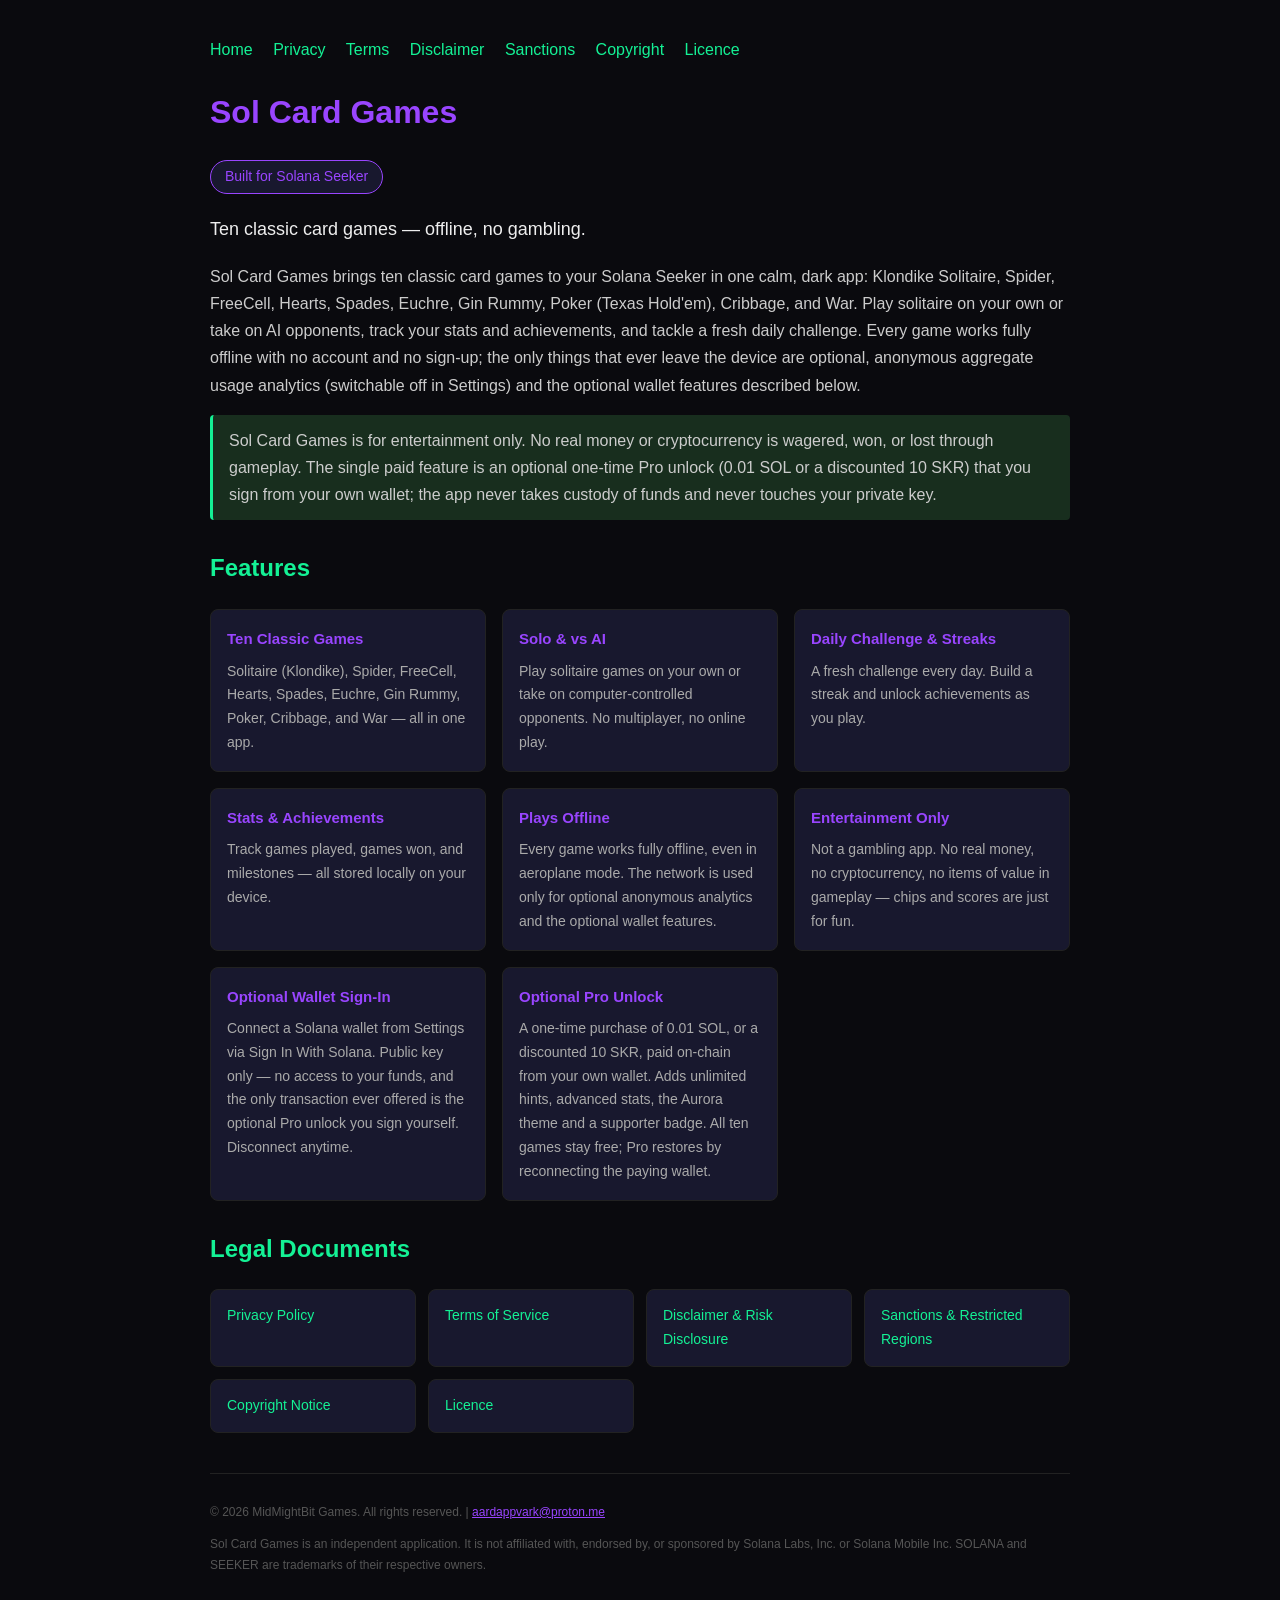
<file: docs/index.html>
<!DOCTYPE html>
<html lang="en">
<head>
<meta charset="UTF-8">
<meta name="viewport" content="width=device-width, initial-scale=1.0">
<title>Sol Card Games — Ten Classic Card Games for Solana Seeker</title>
<style>
body{background:#0A0A0E;color:#ccc;font-family:sans-serif;padding:20px 24px;max-width:860px;margin:auto;line-height:1.7}
h1{color:#9945FF}h2{color:#14F195;margin-top:28px}h3{color:#9945FF}
.highlight{background:#18182E;border-left:3px solid #9945FF;padding:12px 16px;margin:16px 0;border-radius:4px}
.warning{background:#2E1818;border-left:3px solid #ff4444;padding:12px 16px;margin:16px 0;border-radius:4px}
.green{background:#182E1E;border-left:3px solid #14F195;padding:12px 16px;margin:16px 0;border-radius:4px}
a{color:#9945FF}nav{margin:16px 0}nav a{margin-right:16px;color:#14F195;text-decoration:none}
table{width:100%;border-collapse:collapse;margin:16px 0}th{background:#18182E;color:#14F195;padding:10px;text-align:left}td{padding:10px;border-bottom:1px solid #222}
footer{margin-top:40px;padding-top:16px;border-top:1px solid #222;color:#555;font-size:12px}
.badge{display:inline-block;background:#18182E;border:1px solid #9945FF;color:#9945FF;padding:4px 14px;border-radius:20px;font-size:14px;margin-bottom:12px}
.feature-grid{display:grid;grid-template-columns:repeat(auto-fill,minmax(240px,1fr));gap:16px;margin:20px 0}
.feature-card{background:#18182E;border:1px solid #222;border-radius:8px;padding:16px}
.feature-card h3{margin:0 0 8px 0;font-size:15px}
.feature-card p{margin:0;font-size:14px;color:#aaa}
.legal-links{display:grid;grid-template-columns:repeat(auto-fill,minmax(200px,1fr));gap:12px;margin:20px 0}
.legal-link{background:#18182E;border:1px solid #222;border-radius:8px;padding:14px 16px;text-decoration:none;color:#14F195;font-size:14px;transition:border-color 0.2s}
.legal-link:hover{border-color:#9945FF}
</style>
</head>
<body>

<nav>
  <a href="index.html">Home</a>
  <a href="privacy.html">Privacy</a>
  <a href="terms.html">Terms</a>
  <a href="disclaimer.html">Disclaimer</a>
  <a href="sanctions.html">Sanctions</a>
  <a href="copyright.html">Copyright</a>
  <a href="license.html">Licence</a>
</nav>

<h1>Sol Card Games</h1>
<div class="badge">Built for Solana Seeker</div>
<p style="font-size:18px;color:#eee;margin-top:8px">Ten classic card games — offline, no gambling.</p>

<p>
  Sol Card Games brings ten classic card games to your Solana Seeker in one calm, dark app:
  Klondike Solitaire, Spider, FreeCell, Hearts, Spades, Euchre, Gin Rummy, Poker (Texas Hold'em),
  Cribbage, and War. Play solitaire on your own or take on AI opponents, track your stats and
  achievements, and tackle a fresh daily challenge. Every game works fully offline with no account
  and no sign-up; the only things that ever leave the device are optional, anonymous aggregate
  usage analytics (switchable off in Settings) and the optional wallet features described below.
</p>

<div class="green">
  Sol Card Games is for entertainment only. No real money or cryptocurrency is wagered, won, or
  lost through gameplay. The single paid feature is an optional one-time Pro unlock (0.01 SOL or a
  discounted 10 SKR) that you sign from your own wallet; the app never takes custody of funds and
  never touches your private key.
</div>

<h2>Features</h2>
<div class="feature-grid">
  <div class="feature-card">
    <h3>Ten Classic Games</h3>
    <p>Solitaire (Klondike), Spider, FreeCell, Hearts, Spades, Euchre, Gin Rummy, Poker, Cribbage, and War — all in one app.</p>
  </div>
  <div class="feature-card">
    <h3>Solo &amp; vs AI</h3>
    <p>Play solitaire games on your own or take on computer-controlled opponents. No multiplayer, no online play.</p>
  </div>
  <div class="feature-card">
    <h3>Daily Challenge &amp; Streaks</h3>
    <p>A fresh challenge every day. Build a streak and unlock achievements as you play.</p>
  </div>
  <div class="feature-card">
    <h3>Stats &amp; Achievements</h3>
    <p>Track games played, games won, and milestones — all stored locally on your device.</p>
  </div>
  <div class="feature-card">
    <h3>Plays Offline</h3>
    <p>Every game works fully offline, even in aeroplane mode. The network is used only for optional anonymous analytics and the optional wallet features.</p>
  </div>
  <div class="feature-card">
    <h3>Entertainment Only</h3>
    <p>Not a gambling app. No real money, no cryptocurrency, no items of value in gameplay — chips and scores are just for fun.</p>
  </div>
  <div class="feature-card">
    <h3>Optional Wallet Sign-In</h3>
    <p>Connect a Solana wallet from Settings via Sign In With Solana. Public key only — no access to your funds, and the only transaction ever offered is the optional Pro unlock you sign yourself. Disconnect anytime.</p>
  </div>
  <div class="feature-card">
    <h3>Optional Pro Unlock</h3>
    <p>A one-time purchase of 0.01 SOL, or a discounted 10 SKR, paid on-chain from your own wallet. Adds unlimited hints, advanced stats, the Aurora theme and a supporter badge. All ten games stay free; Pro restores by reconnecting the paying wallet.</p>
  </div>
</div>

<h2>Legal Documents</h2>
<div class="legal-links">
  <a class="legal-link" href="privacy.html">Privacy Policy</a>
  <a class="legal-link" href="terms.html">Terms of Service</a>
  <a class="legal-link" href="disclaimer.html">Disclaimer &amp; Risk Disclosure</a>
  <a class="legal-link" href="sanctions.html">Sanctions &amp; Restricted Regions</a>
  <a class="legal-link" href="copyright.html">Copyright Notice</a>
  <a class="legal-link" href="license.html">Licence</a>
</div>

<footer>
  <p>&copy; 2026 MidMightBit Games. All rights reserved. | <a href="mailto:aardappvark@proton.me">aardappvark@proton.me</a></p>
  <p>Sol Card Games is an independent application. It is not affiliated with, endorsed by, or sponsored by Solana Labs, Inc. or Solana Mobile Inc. SOLANA and SEEKER are trademarks of their respective owners.</p>
</footer>

</body>
</html>
</file>
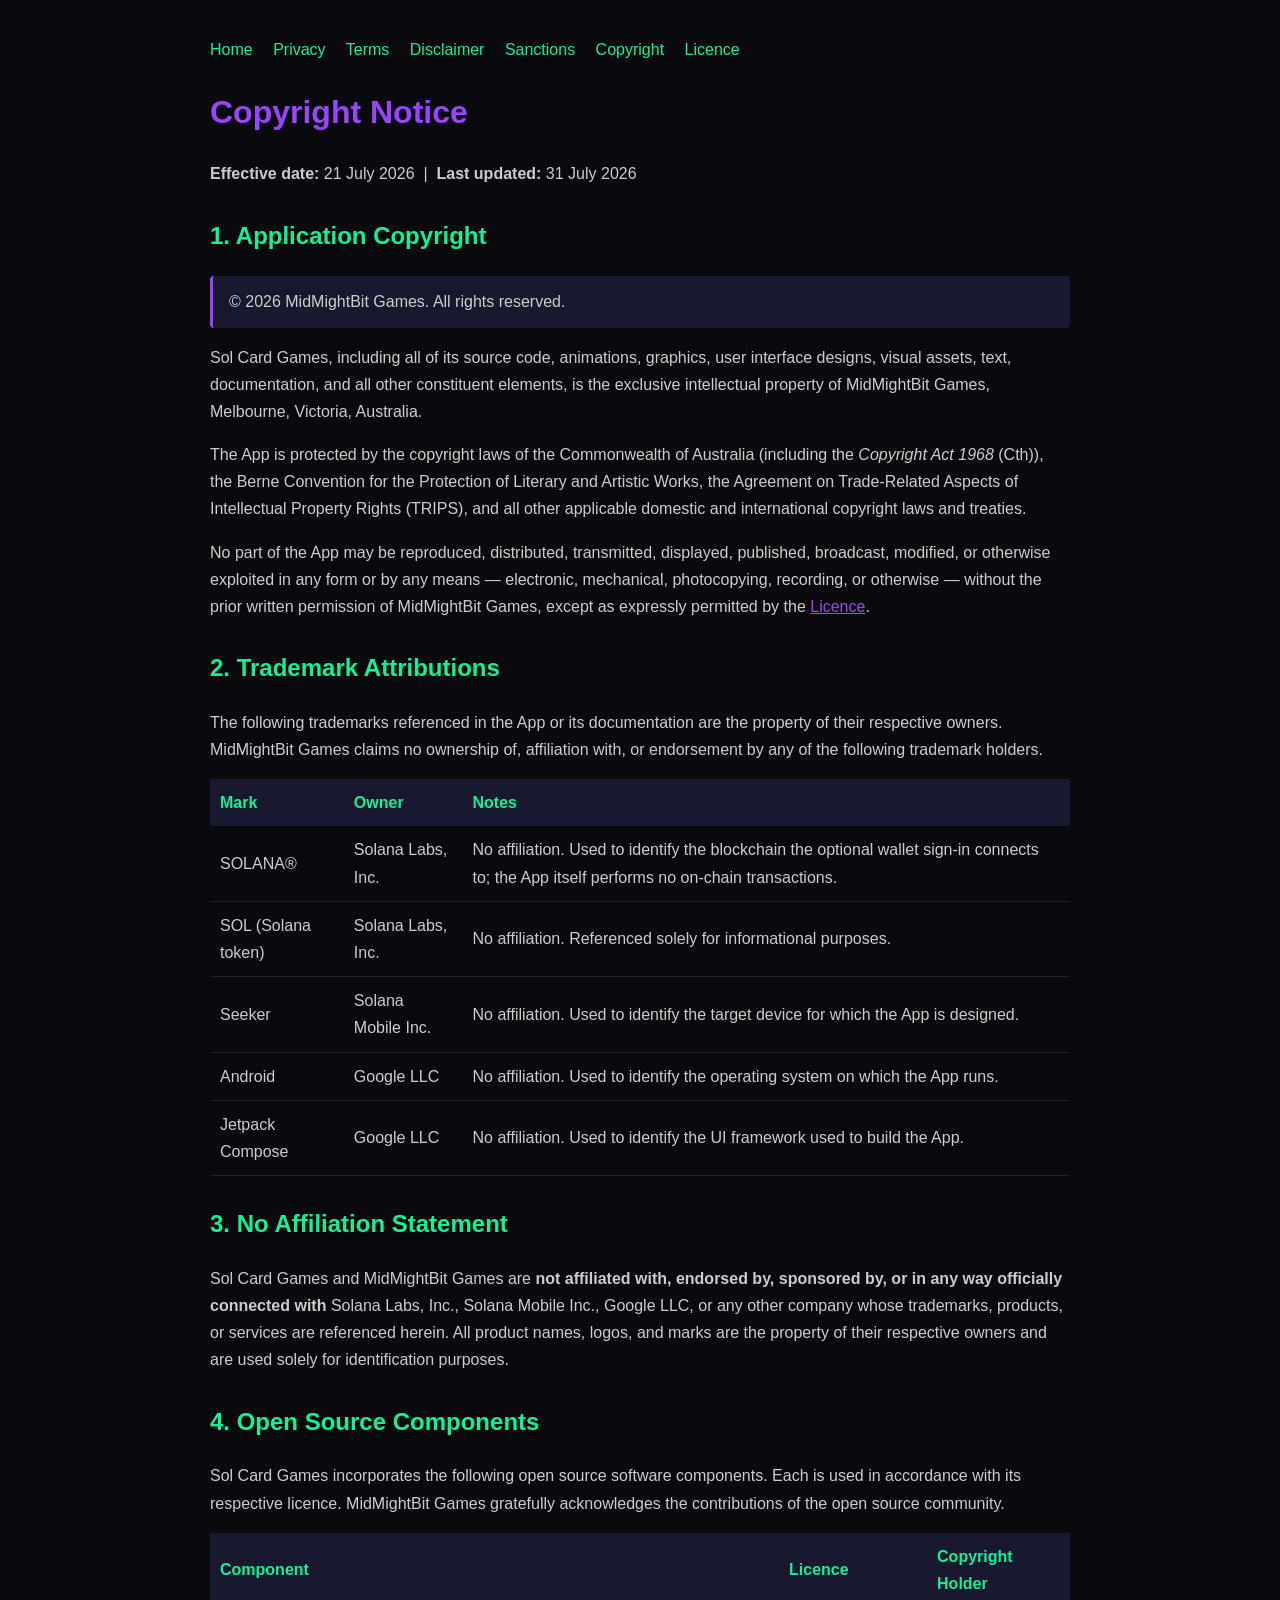
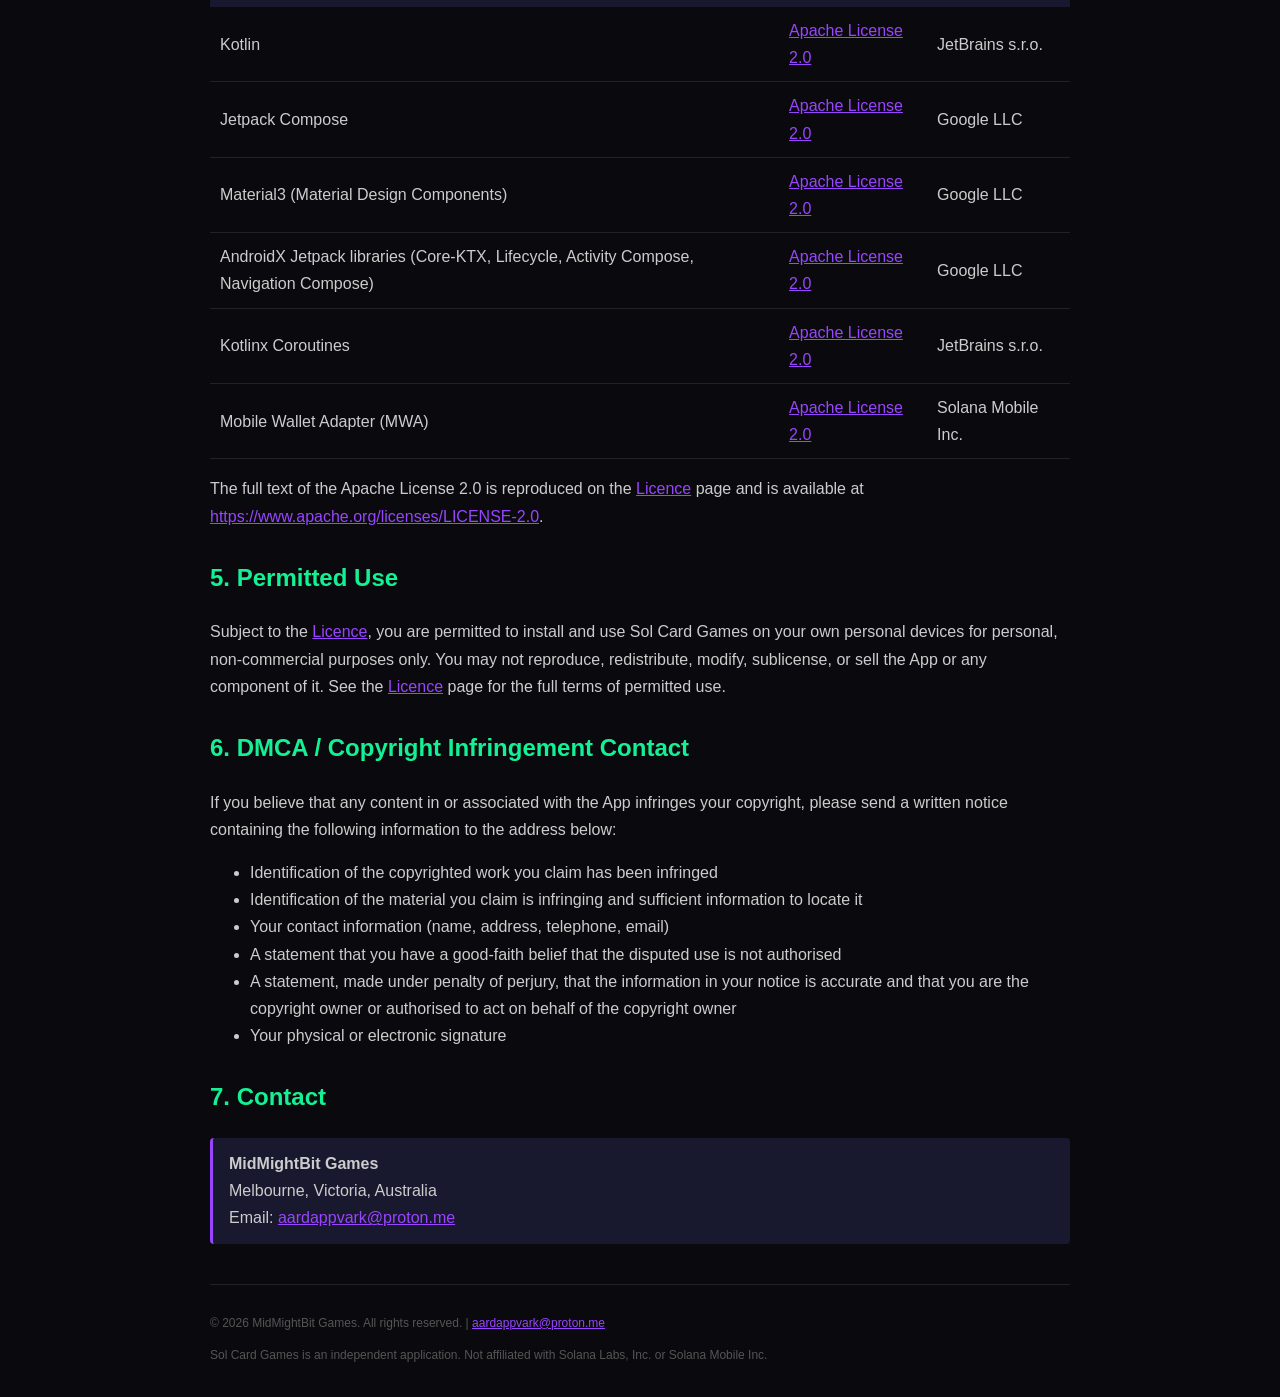
<file: docs/copyright.html>
<!DOCTYPE html>
<html lang="en">
<head>
<meta charset="UTF-8">
<meta name="viewport" content="width=device-width, initial-scale=1.0">
<title>Copyright Notice — Sol Card Games</title>
<style>
body{background:#0A0A0E;color:#ccc;font-family:sans-serif;padding:20px 24px;max-width:860px;margin:auto;line-height:1.7}
h1{color:#9945FF}h2{color:#14F195;margin-top:28px}h3{color:#9945FF}
.highlight{background:#18182E;border-left:3px solid #9945FF;padding:12px 16px;margin:16px 0;border-radius:4px}
.warning{background:#2E1818;border-left:3px solid #ff4444;padding:12px 16px;margin:16px 0;border-radius:4px}
.green{background:#182E1E;border-left:3px solid #14F195;padding:12px 16px;margin:16px 0;border-radius:4px}
a{color:#9945FF}nav{margin:16px 0}nav a{margin-right:16px;color:#14F195;text-decoration:none}
table{width:100%;border-collapse:collapse;margin:16px 0}th{background:#18182E;color:#14F195;padding:10px;text-align:left}td{padding:10px;border-bottom:1px solid #222}
footer{margin-top:40px;padding-top:16px;border-top:1px solid #222;color:#555;font-size:12px}
</style>
</head>
<body>

<nav>
  <a href="index.html">Home</a>
  <a href="privacy.html">Privacy</a>
  <a href="terms.html">Terms</a>
  <a href="disclaimer.html">Disclaimer</a>
  <a href="sanctions.html">Sanctions</a>
  <a href="copyright.html">Copyright</a>
  <a href="license.html">Licence</a>
</nav>

<h1>Copyright Notice</h1>
<p><strong>Effective date:</strong> 21 July 2026 &nbsp;|&nbsp; <strong>Last updated:</strong> 31 July 2026</p>

<h2>1. Application Copyright</h2>
<div class="highlight">
  &copy; 2026 MidMightBit Games. All rights reserved.
</div>
<p>
  Sol Card Games, including all of its source code, animations, graphics, user interface designs,
  visual assets, text, documentation, and all other constituent elements, is the exclusive
  intellectual property of MidMightBit Games, Melbourne, Victoria, Australia.
</p>
<p>
  The App is protected by the copyright laws of the Commonwealth of Australia (including the
  <em>Copyright Act 1968</em> (Cth)), the Berne Convention for the Protection of Literary and
  Artistic Works, the Agreement on Trade-Related Aspects of Intellectual Property Rights
  (TRIPS), and all other applicable domestic and international copyright laws and treaties.
</p>
<p>
  No part of the App may be reproduced, distributed, transmitted, displayed, published,
  broadcast, modified, or otherwise exploited in any form or by any means — electronic,
  mechanical, photocopying, recording, or otherwise — without the prior written permission
  of MidMightBit Games, except as expressly permitted by the <a href="license.html">Licence</a>.
</p>

<h2>2. Trademark Attributions</h2>
<p>
  The following trademarks referenced in the App or its documentation are the property of their
  respective owners. MidMightBit Games claims no ownership of, affiliation with, or endorsement
  by any of the following trademark holders.
</p>
<table>
  <tr><th>Mark</th><th>Owner</th><th>Notes</th></tr>
  <tr>
    <td>SOLANA&reg;</td>
    <td>Solana Labs, Inc.</td>
    <td>No affiliation. Used to identify the blockchain the optional wallet sign-in connects to; the App itself performs no on-chain transactions.</td>
  </tr>
  <tr>
    <td>SOL (Solana token)</td>
    <td>Solana Labs, Inc.</td>
    <td>No affiliation. Referenced solely for informational purposes.</td>
  </tr>
  <tr>
    <td>Seeker</td>
    <td>Solana Mobile Inc.</td>
    <td>No affiliation. Used to identify the target device for which the App is designed.</td>
  </tr>
  <tr>
    <td>Android</td>
    <td>Google LLC</td>
    <td>No affiliation. Used to identify the operating system on which the App runs.</td>
  </tr>
  <tr>
    <td>Jetpack Compose</td>
    <td>Google LLC</td>
    <td>No affiliation. Used to identify the UI framework used to build the App.</td>
  </tr>
</table>

<h2>3. No Affiliation Statement</h2>
<p>
  Sol Card Games and MidMightBit Games are <strong>not affiliated with, endorsed by, sponsored by,
  or in any way officially connected with</strong> Solana Labs, Inc., Solana Mobile Inc.,
  Google LLC, or any other company whose trademarks, products, or services are referenced herein.
  All product names, logos, and marks are the property of their respective owners and are used
  solely for identification purposes.
</p>

<h2>4. Open Source Components</h2>
<p>
  Sol Card Games incorporates the following open source software components. Each is used in
  accordance with its respective licence. MidMightBit Games gratefully acknowledges the
  contributions of the open source community.
</p>
<table>
  <tr><th>Component</th><th>Licence</th><th>Copyright Holder</th></tr>
  <tr>
    <td>Kotlin</td>
    <td><a href="https://www.apache.org/licenses/LICENSE-2.0" target="_blank" rel="noopener">Apache License 2.0</a></td>
    <td>JetBrains s.r.o.</td>
  </tr>
  <tr>
    <td>Jetpack Compose</td>
    <td><a href="https://www.apache.org/licenses/LICENSE-2.0" target="_blank" rel="noopener">Apache License 2.0</a></td>
    <td>Google LLC</td>
  </tr>
  <tr>
    <td>Material3 (Material Design Components)</td>
    <td><a href="https://www.apache.org/licenses/LICENSE-2.0" target="_blank" rel="noopener">Apache License 2.0</a></td>
    <td>Google LLC</td>
  </tr>
  <tr>
    <td>AndroidX Jetpack libraries (Core-KTX, Lifecycle, Activity Compose, Navigation Compose)</td>
    <td><a href="https://www.apache.org/licenses/LICENSE-2.0" target="_blank" rel="noopener">Apache License 2.0</a></td>
    <td>Google LLC</td>
  </tr>
  <tr>
    <td>Kotlinx Coroutines</td>
    <td><a href="https://www.apache.org/licenses/LICENSE-2.0" target="_blank" rel="noopener">Apache License 2.0</a></td>
    <td>JetBrains s.r.o.</td>
  </tr>
  <tr>
    <td>Mobile Wallet Adapter (MWA)</td>
    <td><a href="https://www.apache.org/licenses/LICENSE-2.0" target="_blank" rel="noopener">Apache License 2.0</a></td>
    <td>Solana Mobile Inc.</td>
  </tr>
</table>
<p>
  The full text of the Apache License 2.0 is reproduced on the <a href="license.html">Licence</a> page
  and is available at <a href="https://www.apache.org/licenses/LICENSE-2.0" target="_blank" rel="noopener">https://www.apache.org/licenses/LICENSE-2.0</a>.
</p>

<h2>5. Permitted Use</h2>
<p>
  Subject to the <a href="license.html">Licence</a>, you are permitted to install and use
  Sol Card Games on your own personal devices for personal, non-commercial purposes only. You may
  not reproduce, redistribute, modify, sublicense, or sell the App or any component of it.
  See the <a href="license.html">Licence</a> page for the full terms of permitted use.
</p>

<h2>6. DMCA / Copyright Infringement Contact</h2>
<p>
  If you believe that any content in or associated with the App infringes your copyright,
  please send a written notice containing the following information to the address below:
</p>
<ul>
  <li>Identification of the copyrighted work you claim has been infringed</li>
  <li>Identification of the material you claim is infringing and sufficient information to locate it</li>
  <li>Your contact information (name, address, telephone, email)</li>
  <li>A statement that you have a good-faith belief that the disputed use is not authorised</li>
  <li>A statement, made under penalty of perjury, that the information in your notice is accurate and that you are the copyright owner or authorised to act on behalf of the copyright owner</li>
  <li>Your physical or electronic signature</li>
</ul>

<h2>7. Contact</h2>
<div class="highlight">
  <strong>MidMightBit Games</strong><br>
  Melbourne, Victoria, Australia<br>
  Email: <a href="mailto:aardappvark@proton.me">aardappvark@proton.me</a>
</div>

<footer>
  <p>&copy; 2026 MidMightBit Games. All rights reserved. | <a href="mailto:aardappvark@proton.me">aardappvark@proton.me</a></p>
  <p>Sol Card Games is an independent application. Not affiliated with Solana Labs, Inc. or Solana Mobile Inc.</p>
</footer>

</body>
</html>
</file>
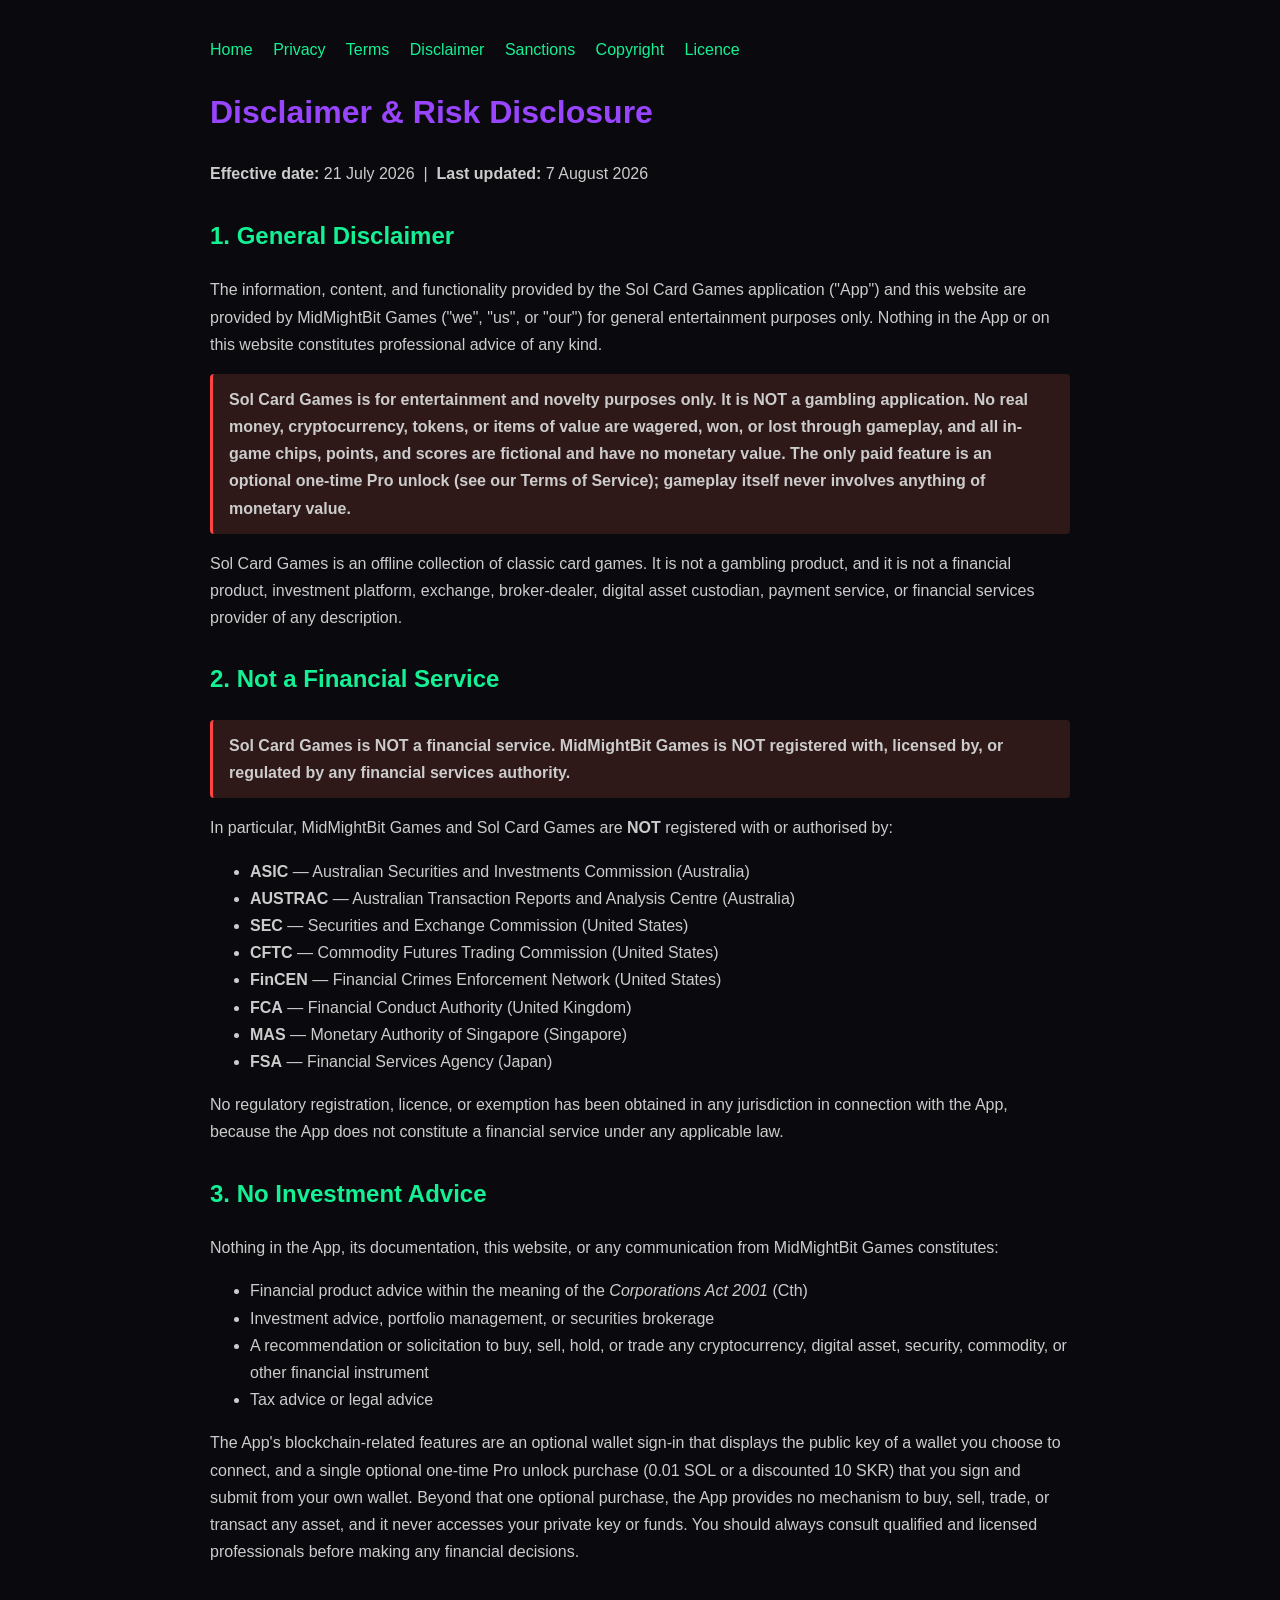
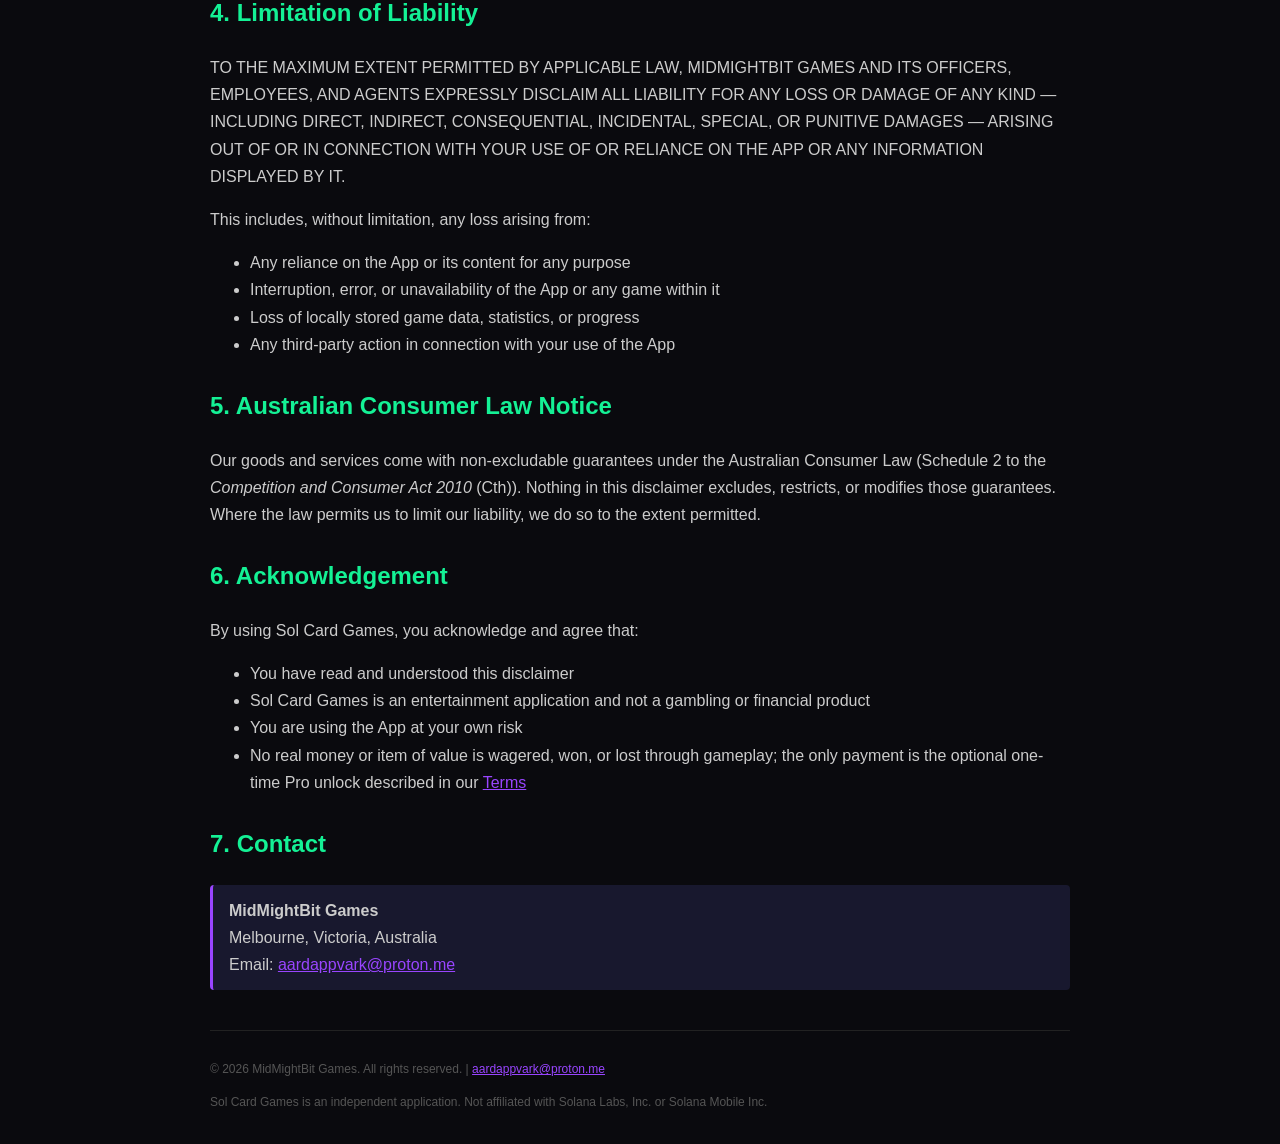
<file: docs/disclaimer.html>
<!DOCTYPE html>
<html lang="en">
<head>
<meta charset="UTF-8">
<meta name="viewport" content="width=device-width, initial-scale=1.0">
<title>Disclaimer &amp; Risk Disclosure — Sol Card Games</title>
<style>
body{background:#0A0A0E;color:#ccc;font-family:sans-serif;padding:20px 24px;max-width:860px;margin:auto;line-height:1.7}
h1{color:#9945FF}h2{color:#14F195;margin-top:28px}h3{color:#9945FF}
.highlight{background:#18182E;border-left:3px solid #9945FF;padding:12px 16px;margin:16px 0;border-radius:4px}
.warning{background:#2E1818;border-left:3px solid #ff4444;padding:12px 16px;margin:16px 0;border-radius:4px}
.green{background:#182E1E;border-left:3px solid #14F195;padding:12px 16px;margin:16px 0;border-radius:4px}
a{color:#9945FF}nav{margin:16px 0}nav a{margin-right:16px;color:#14F195;text-decoration:none}
table{width:100%;border-collapse:collapse;margin:16px 0}th{background:#18182E;color:#14F195;padding:10px;text-align:left}td{padding:10px;border-bottom:1px solid #222}
footer{margin-top:40px;padding-top:16px;border-top:1px solid #222;color:#555;font-size:12px}
</style>
</head>
<body>

<nav>
  <a href="index.html">Home</a>
  <a href="privacy.html">Privacy</a>
  <a href="terms.html">Terms</a>
  <a href="disclaimer.html">Disclaimer</a>
  <a href="sanctions.html">Sanctions</a>
  <a href="copyright.html">Copyright</a>
  <a href="license.html">Licence</a>
</nav>

<h1>Disclaimer &amp; Risk Disclosure</h1>
<p><strong>Effective date:</strong> 21 July 2026 &nbsp;|&nbsp; <strong>Last updated:</strong> 7 August 2026</p>

<h2>1. General Disclaimer</h2>
<p>
  The information, content, and functionality provided by the Sol Card Games application ("App") and
  this website are provided by MidMightBit Games ("we", "us", or "our") for general entertainment
  purposes only. Nothing in the App or on this website constitutes professional advice of any kind.
</p>
<div class="warning">
  <strong>Sol Card Games is for entertainment and novelty purposes only. It is NOT a gambling
  application. No real money, cryptocurrency, tokens, or items of value are wagered, won, or lost
  through gameplay, and all in-game chips, points, and scores are fictional and have no monetary
  value. The only paid feature is an optional one-time Pro unlock (see our Terms of Service);
  gameplay itself never involves anything of monetary value.</strong>
</div>
<p>
  Sol Card Games is an offline collection of classic card games. It is not a gambling product, and
  it is not a financial product, investment platform, exchange, broker-dealer, digital asset
  custodian, payment service, or financial services provider of any description.
</p>

<h2>2. Not a Financial Service</h2>
<div class="warning">
  <strong>Sol Card Games is NOT a financial service. MidMightBit Games is NOT registered with,
  licensed by, or regulated by any financial services authority.</strong>
</div>
<p>In particular, MidMightBit Games and Sol Card Games are <strong>NOT</strong> registered with or authorised by:</p>
<ul>
  <li><strong>ASIC</strong> — Australian Securities and Investments Commission (Australia)</li>
  <li><strong>AUSTRAC</strong> — Australian Transaction Reports and Analysis Centre (Australia)</li>
  <li><strong>SEC</strong> — Securities and Exchange Commission (United States)</li>
  <li><strong>CFTC</strong> — Commodity Futures Trading Commission (United States)</li>
  <li><strong>FinCEN</strong> — Financial Crimes Enforcement Network (United States)</li>
  <li><strong>FCA</strong> — Financial Conduct Authority (United Kingdom)</li>
  <li><strong>MAS</strong> — Monetary Authority of Singapore (Singapore)</li>
  <li><strong>FSA</strong> — Financial Services Agency (Japan)</li>
</ul>
<p>
  No regulatory registration, licence, or exemption has been obtained in any jurisdiction in
  connection with the App, because the App does not constitute a financial service under any
  applicable law.
</p>

<h2>3. No Investment Advice</h2>
<p>
  Nothing in the App, its documentation, this website, or any communication from MidMightBit
  Games constitutes:
</p>
<ul>
  <li>Financial product advice within the meaning of the <em>Corporations Act 2001</em> (Cth)</li>
  <li>Investment advice, portfolio management, or securities brokerage</li>
  <li>A recommendation or solicitation to buy, sell, hold, or trade any cryptocurrency, digital
      asset, security, commodity, or other financial instrument</li>
  <li>Tax advice or legal advice</li>
</ul>
<p>
  The App's blockchain-related features are an optional wallet sign-in that displays the public
  key of a wallet you choose to connect, and a single optional one-time Pro unlock purchase
  (0.01 SOL or a discounted 10 SKR) that you sign and submit from your own wallet. Beyond that
  one optional purchase, the App provides no mechanism to buy, sell, trade, or transact any
  asset, and it never accesses your private key or funds. You should always consult qualified and
  licensed professionals before making any financial decisions.
</p>

<h2>4. Limitation of Liability</h2>
<p>
  TO THE MAXIMUM EXTENT PERMITTED BY APPLICABLE LAW, MIDMIGHTBIT GAMES AND ITS OFFICERS,
  EMPLOYEES, AND AGENTS EXPRESSLY DISCLAIM ALL LIABILITY FOR ANY LOSS OR DAMAGE OF ANY KIND —
  INCLUDING DIRECT, INDIRECT, CONSEQUENTIAL, INCIDENTAL, SPECIAL, OR PUNITIVE DAMAGES — ARISING
  OUT OF OR IN CONNECTION WITH YOUR USE OF OR RELIANCE ON THE APP OR ANY INFORMATION DISPLAYED
  BY IT.
</p>
<p>
  This includes, without limitation, any loss arising from:
</p>
<ul>
  <li>Any reliance on the App or its content for any purpose</li>
  <li>Interruption, error, or unavailability of the App or any game within it</li>
  <li>Loss of locally stored game data, statistics, or progress</li>
  <li>Any third-party action in connection with your use of the App</li>
</ul>

<h2>5. Australian Consumer Law Notice</h2>
<p>
  Our goods and services come with non-excludable guarantees under the Australian Consumer Law
  (Schedule 2 to the <em>Competition and Consumer Act 2010</em> (Cth)). Nothing in this
  disclaimer excludes, restricts, or modifies those guarantees. Where the law permits us to
  limit our liability, we do so to the extent permitted.
</p>

<h2>6. Acknowledgement</h2>
<p>
  By using Sol Card Games, you acknowledge and agree that:
</p>
<ul>
  <li>You have read and understood this disclaimer</li>
  <li>Sol Card Games is an entertainment application and not a gambling or financial product</li>
  <li>You are using the App at your own risk</li>
  <li>No real money or item of value is wagered, won, or lost through gameplay; the only payment
      is the optional one-time Pro unlock described in our <a href="terms.html">Terms</a></li>
</ul>

<h2>7. Contact</h2>
<div class="highlight">
  <strong>MidMightBit Games</strong><br>
  Melbourne, Victoria, Australia<br>
  Email: <a href="mailto:aardappvark@proton.me">aardappvark@proton.me</a>
</div>

<footer>
  <p>&copy; 2026 MidMightBit Games. All rights reserved. | <a href="mailto:aardappvark@proton.me">aardappvark@proton.me</a></p>
  <p>Sol Card Games is an independent application. Not affiliated with Solana Labs, Inc. or Solana Mobile Inc.</p>
</footer>

</body>
</html>
</file>
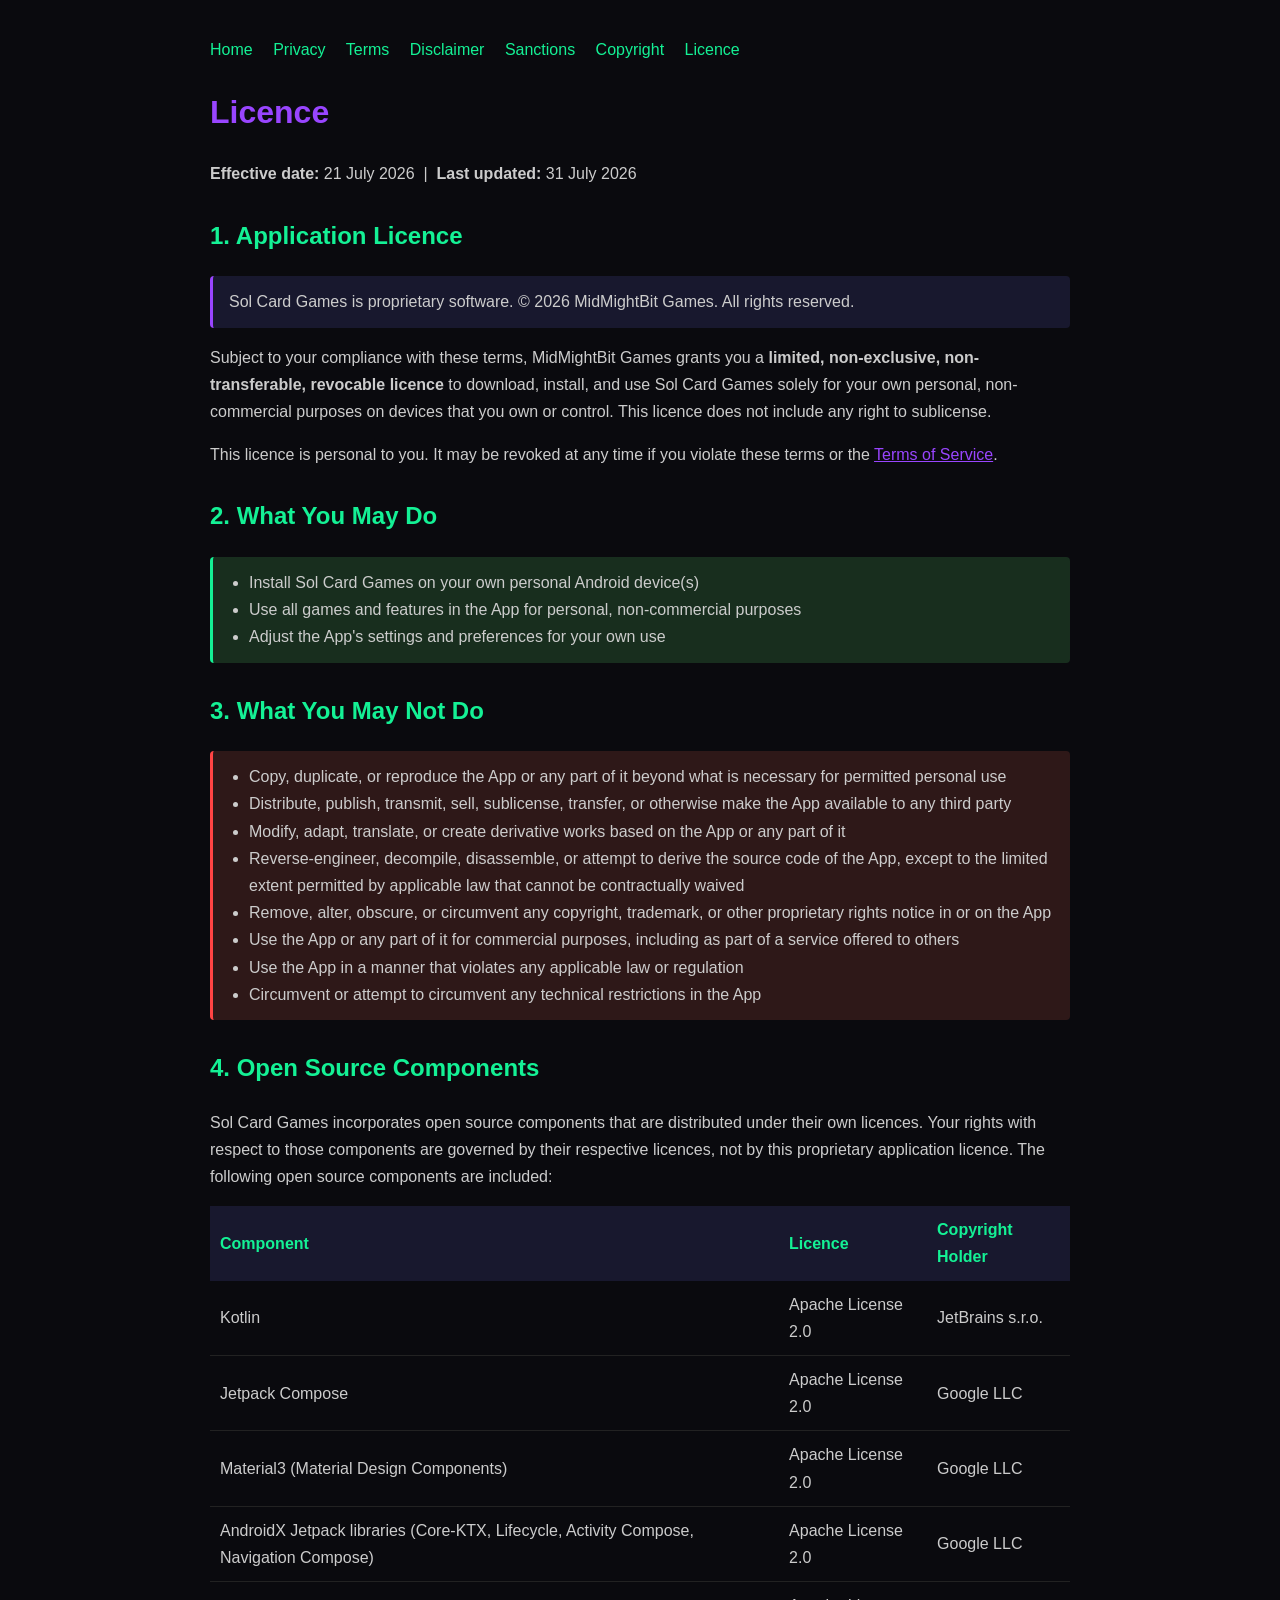
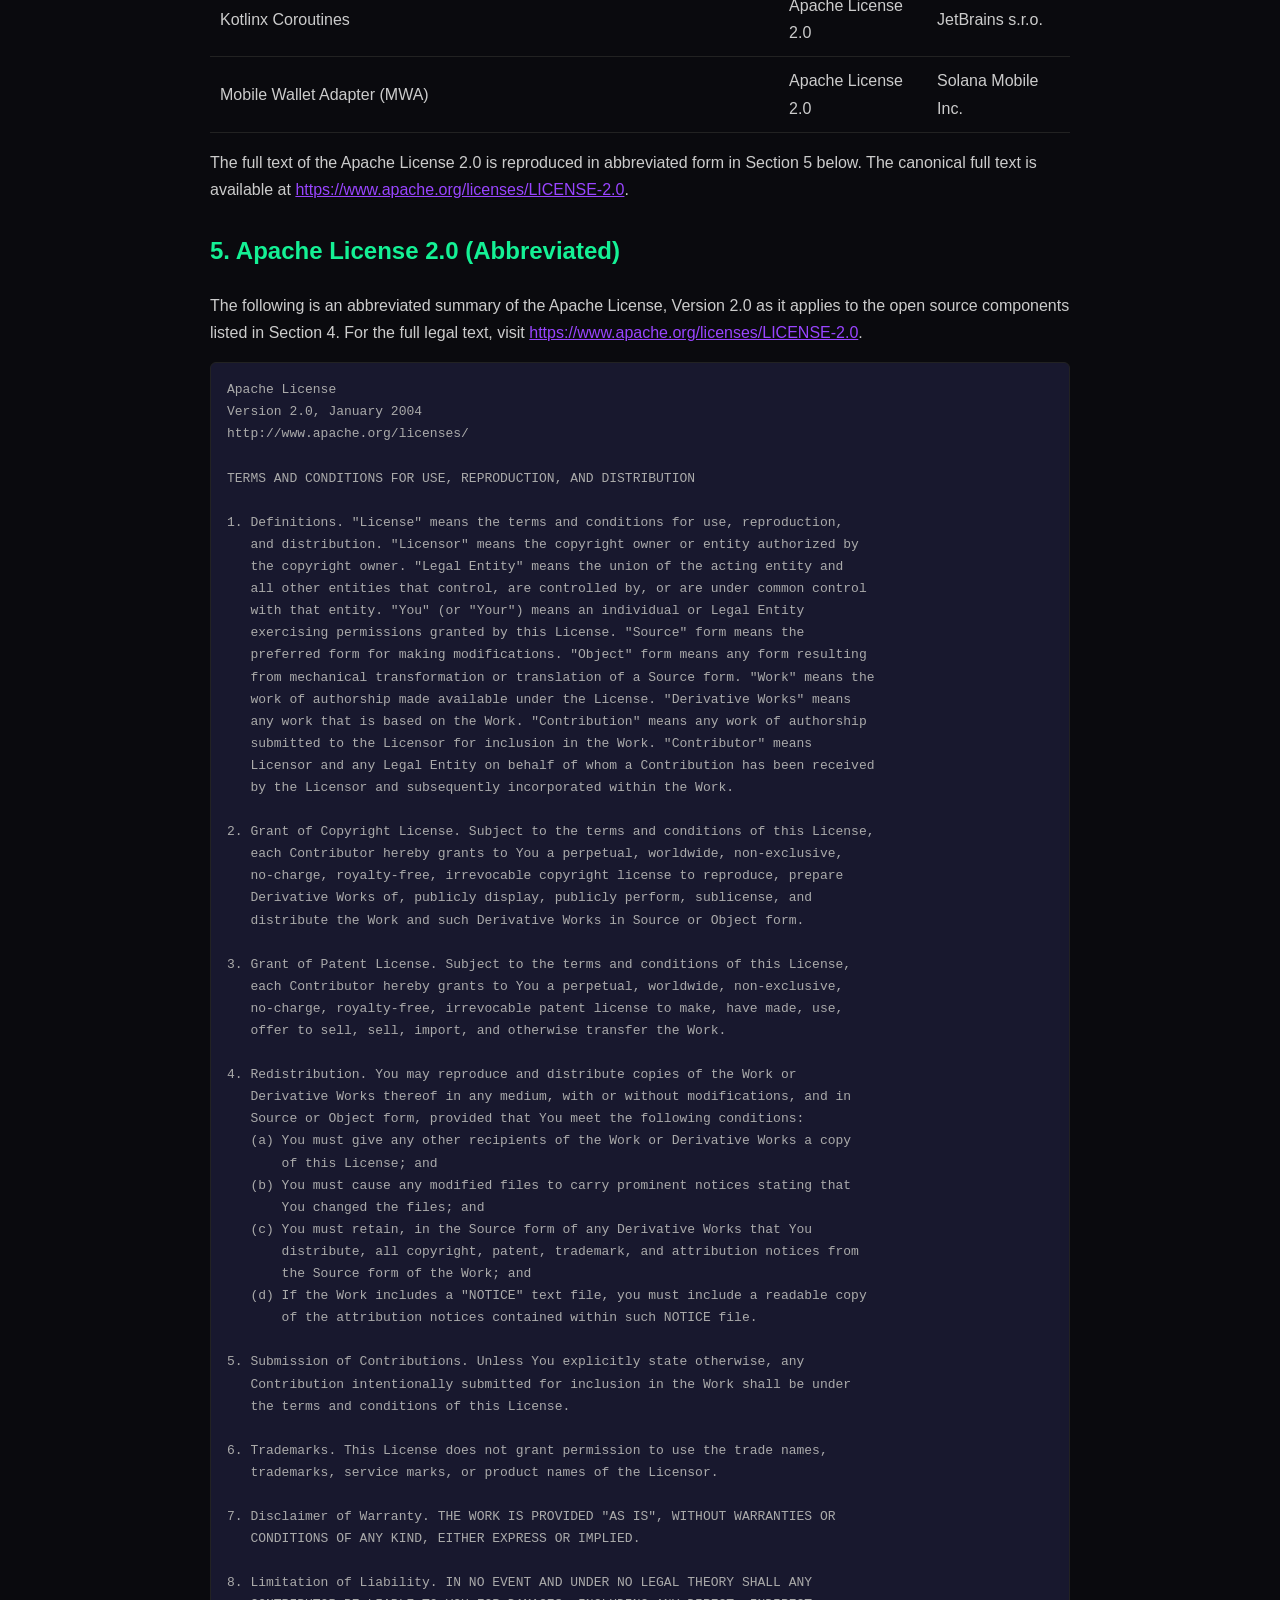
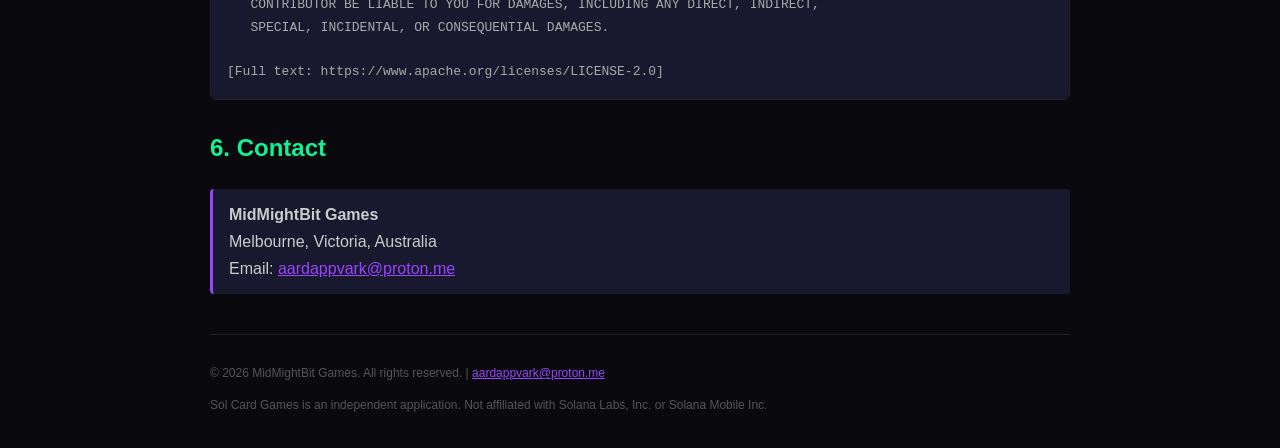
<file: docs/license.html>
<!DOCTYPE html>
<html lang="en">
<head>
<meta charset="UTF-8">
<meta name="viewport" content="width=device-width, initial-scale=1.0">
<title>Licence — Sol Card Games</title>
<style>
body{background:#0A0A0E;color:#ccc;font-family:sans-serif;padding:20px 24px;max-width:860px;margin:auto;line-height:1.7}
h1{color:#9945FF}h2{color:#14F195;margin-top:28px}h3{color:#9945FF}
.highlight{background:#18182E;border-left:3px solid #9945FF;padding:12px 16px;margin:16px 0;border-radius:4px}
.warning{background:#2E1818;border-left:3px solid #ff4444;padding:12px 16px;margin:16px 0;border-radius:4px}
.green{background:#182E1E;border-left:3px solid #14F195;padding:12px 16px;margin:16px 0;border-radius:4px}
a{color:#9945FF}nav{margin:16px 0}nav a{margin-right:16px;color:#14F195;text-decoration:none}
table{width:100%;border-collapse:collapse;margin:16px 0}th{background:#18182E;color:#14F195;padding:10px;text-align:left}td{padding:10px;border-bottom:1px solid #222}
footer{margin-top:40px;padding-top:16px;border-top:1px solid #222;color:#555;font-size:12px}
pre{background:#18182E;padding:16px;border-radius:6px;font-size:13px;overflow-x:auto;white-space:pre-wrap;word-break:break-word;color:#aaa;border:1px solid #222}
</style>
</head>
<body>

<nav>
  <a href="index.html">Home</a>
  <a href="privacy.html">Privacy</a>
  <a href="terms.html">Terms</a>
  <a href="disclaimer.html">Disclaimer</a>
  <a href="sanctions.html">Sanctions</a>
  <a href="copyright.html">Copyright</a>
  <a href="license.html">Licence</a>
</nav>

<h1>Licence</h1>
<p><strong>Effective date:</strong> 21 July 2026 &nbsp;|&nbsp; <strong>Last updated:</strong> 31 July 2026</p>

<h2>1. Application Licence</h2>
<div class="highlight">
  Sol Card Games is proprietary software. &copy; 2026 MidMightBit Games. All rights reserved.
</div>
<p>
  Subject to your compliance with these terms, MidMightBit Games grants you a <strong>limited,
  non-exclusive, non-transferable, revocable licence</strong> to download, install, and use
  Sol Card Games solely for your own personal, non-commercial purposes on devices that you own or
  control. This licence does not include any right to sublicense.
</p>
<p>
  This licence is personal to you. It may be revoked at any time if you violate these terms or
  the <a href="terms.html">Terms of Service</a>.
</p>

<h2>2. What You May Do</h2>
<div class="green">
  <ul style="margin:0;padding-left:20px">
    <li>Install Sol Card Games on your own personal Android device(s)</li>
    <li>Use all games and features in the App for personal, non-commercial purposes</li>
    <li>Adjust the App's settings and preferences for your own use</li>
  </ul>
</div>

<h2>3. What You May Not Do</h2>
<div class="warning">
  <ul style="margin:0;padding-left:20px">
    <li>Copy, duplicate, or reproduce the App or any part of it beyond what is necessary for permitted personal use</li>
    <li>Distribute, publish, transmit, sell, sublicense, transfer, or otherwise make the App available to any third party</li>
    <li>Modify, adapt, translate, or create derivative works based on the App or any part of it</li>
    <li>Reverse-engineer, decompile, disassemble, or attempt to derive the source code of the App, except to the limited extent permitted by applicable law that cannot be contractually waived</li>
    <li>Remove, alter, obscure, or circumvent any copyright, trademark, or other proprietary rights notice in or on the App</li>
    <li>Use the App or any part of it for commercial purposes, including as part of a service offered to others</li>
    <li>Use the App in a manner that violates any applicable law or regulation</li>
    <li>Circumvent or attempt to circumvent any technical restrictions in the App</li>
  </ul>
</div>

<h2>4. Open Source Components</h2>
<p>
  Sol Card Games incorporates open source components that are distributed under their own licences.
  Your rights with respect to those components are governed by their respective licences, not
  by this proprietary application licence. The following open source components are included:
</p>
<table>
  <tr><th>Component</th><th>Licence</th><th>Copyright Holder</th></tr>
  <tr>
    <td>Kotlin</td>
    <td>Apache License 2.0</td>
    <td>JetBrains s.r.o.</td>
  </tr>
  <tr>
    <td>Jetpack Compose</td>
    <td>Apache License 2.0</td>
    <td>Google LLC</td>
  </tr>
  <tr>
    <td>Material3 (Material Design Components)</td>
    <td>Apache License 2.0</td>
    <td>Google LLC</td>
  </tr>
  <tr>
    <td>AndroidX Jetpack libraries (Core-KTX, Lifecycle, Activity Compose, Navigation Compose)</td>
    <td>Apache License 2.0</td>
    <td>Google LLC</td>
  </tr>
  <tr>
    <td>Kotlinx Coroutines</td>
    <td>Apache License 2.0</td>
    <td>JetBrains s.r.o.</td>
  </tr>
  <tr>
    <td>Mobile Wallet Adapter (MWA)</td>
    <td>Apache License 2.0</td>
    <td>Solana Mobile Inc.</td>
  </tr>
</table>
<p>
  The full text of the Apache License 2.0 is reproduced in abbreviated form in Section 5 below.
  The canonical full text is available at
  <a href="https://www.apache.org/licenses/LICENSE-2.0" target="_blank" rel="noopener">https://www.apache.org/licenses/LICENSE-2.0</a>.
</p>

<h2>5. Apache License 2.0 (Abbreviated)</h2>
<p>
  The following is an abbreviated summary of the Apache License, Version 2.0 as it applies to
  the open source components listed in Section 4. For the full legal text, visit
  <a href="https://www.apache.org/licenses/LICENSE-2.0" target="_blank" rel="noopener">https://www.apache.org/licenses/LICENSE-2.0</a>.
</p>
<pre>
Apache License
Version 2.0, January 2004
http://www.apache.org/licenses/

TERMS AND CONDITIONS FOR USE, REPRODUCTION, AND DISTRIBUTION

1. Definitions. "License" means the terms and conditions for use, reproduction,
   and distribution. "Licensor" means the copyright owner or entity authorized by
   the copyright owner. "Legal Entity" means the union of the acting entity and
   all other entities that control, are controlled by, or are under common control
   with that entity. "You" (or "Your") means an individual or Legal Entity
   exercising permissions granted by this License. "Source" form means the
   preferred form for making modifications. "Object" form means any form resulting
   from mechanical transformation or translation of a Source form. "Work" means the
   work of authorship made available under the License. "Derivative Works" means
   any work that is based on the Work. "Contribution" means any work of authorship
   submitted to the Licensor for inclusion in the Work. "Contributor" means
   Licensor and any Legal Entity on behalf of whom a Contribution has been received
   by the Licensor and subsequently incorporated within the Work.

2. Grant of Copyright License. Subject to the terms and conditions of this License,
   each Contributor hereby grants to You a perpetual, worldwide, non-exclusive,
   no-charge, royalty-free, irrevocable copyright license to reproduce, prepare
   Derivative Works of, publicly display, publicly perform, sublicense, and
   distribute the Work and such Derivative Works in Source or Object form.

3. Grant of Patent License. Subject to the terms and conditions of this License,
   each Contributor hereby grants to You a perpetual, worldwide, non-exclusive,
   no-charge, royalty-free, irrevocable patent license to make, have made, use,
   offer to sell, sell, import, and otherwise transfer the Work.

4. Redistribution. You may reproduce and distribute copies of the Work or
   Derivative Works thereof in any medium, with or without modifications, and in
   Source or Object form, provided that You meet the following conditions:
   (a) You must give any other recipients of the Work or Derivative Works a copy
       of this License; and
   (b) You must cause any modified files to carry prominent notices stating that
       You changed the files; and
   (c) You must retain, in the Source form of any Derivative Works that You
       distribute, all copyright, patent, trademark, and attribution notices from
       the Source form of the Work; and
   (d) If the Work includes a "NOTICE" text file, you must include a readable copy
       of the attribution notices contained within such NOTICE file.

5. Submission of Contributions. Unless You explicitly state otherwise, any
   Contribution intentionally submitted for inclusion in the Work shall be under
   the terms and conditions of this License.

6. Trademarks. This License does not grant permission to use the trade names,
   trademarks, service marks, or product names of the Licensor.

7. Disclaimer of Warranty. THE WORK IS PROVIDED "AS IS", WITHOUT WARRANTIES OR
   CONDITIONS OF ANY KIND, EITHER EXPRESS OR IMPLIED.

8. Limitation of Liability. IN NO EVENT AND UNDER NO LEGAL THEORY SHALL ANY
   CONTRIBUTOR BE LIABLE TO YOU FOR DAMAGES, INCLUDING ANY DIRECT, INDIRECT,
   SPECIAL, INCIDENTAL, OR CONSEQUENTIAL DAMAGES.

[Full text: https://www.apache.org/licenses/LICENSE-2.0]
</pre>

<h2>6. Contact</h2>
<div class="highlight">
  <strong>MidMightBit Games</strong><br>
  Melbourne, Victoria, Australia<br>
  Email: <a href="mailto:aardappvark@proton.me">aardappvark@proton.me</a>
</div>

<footer>
  <p>&copy; 2026 MidMightBit Games. All rights reserved. | <a href="mailto:aardappvark@proton.me">aardappvark@proton.me</a></p>
  <p>Sol Card Games is an independent application. Not affiliated with Solana Labs, Inc. or Solana Mobile Inc.</p>
</footer>

</body>
</html>
</file>
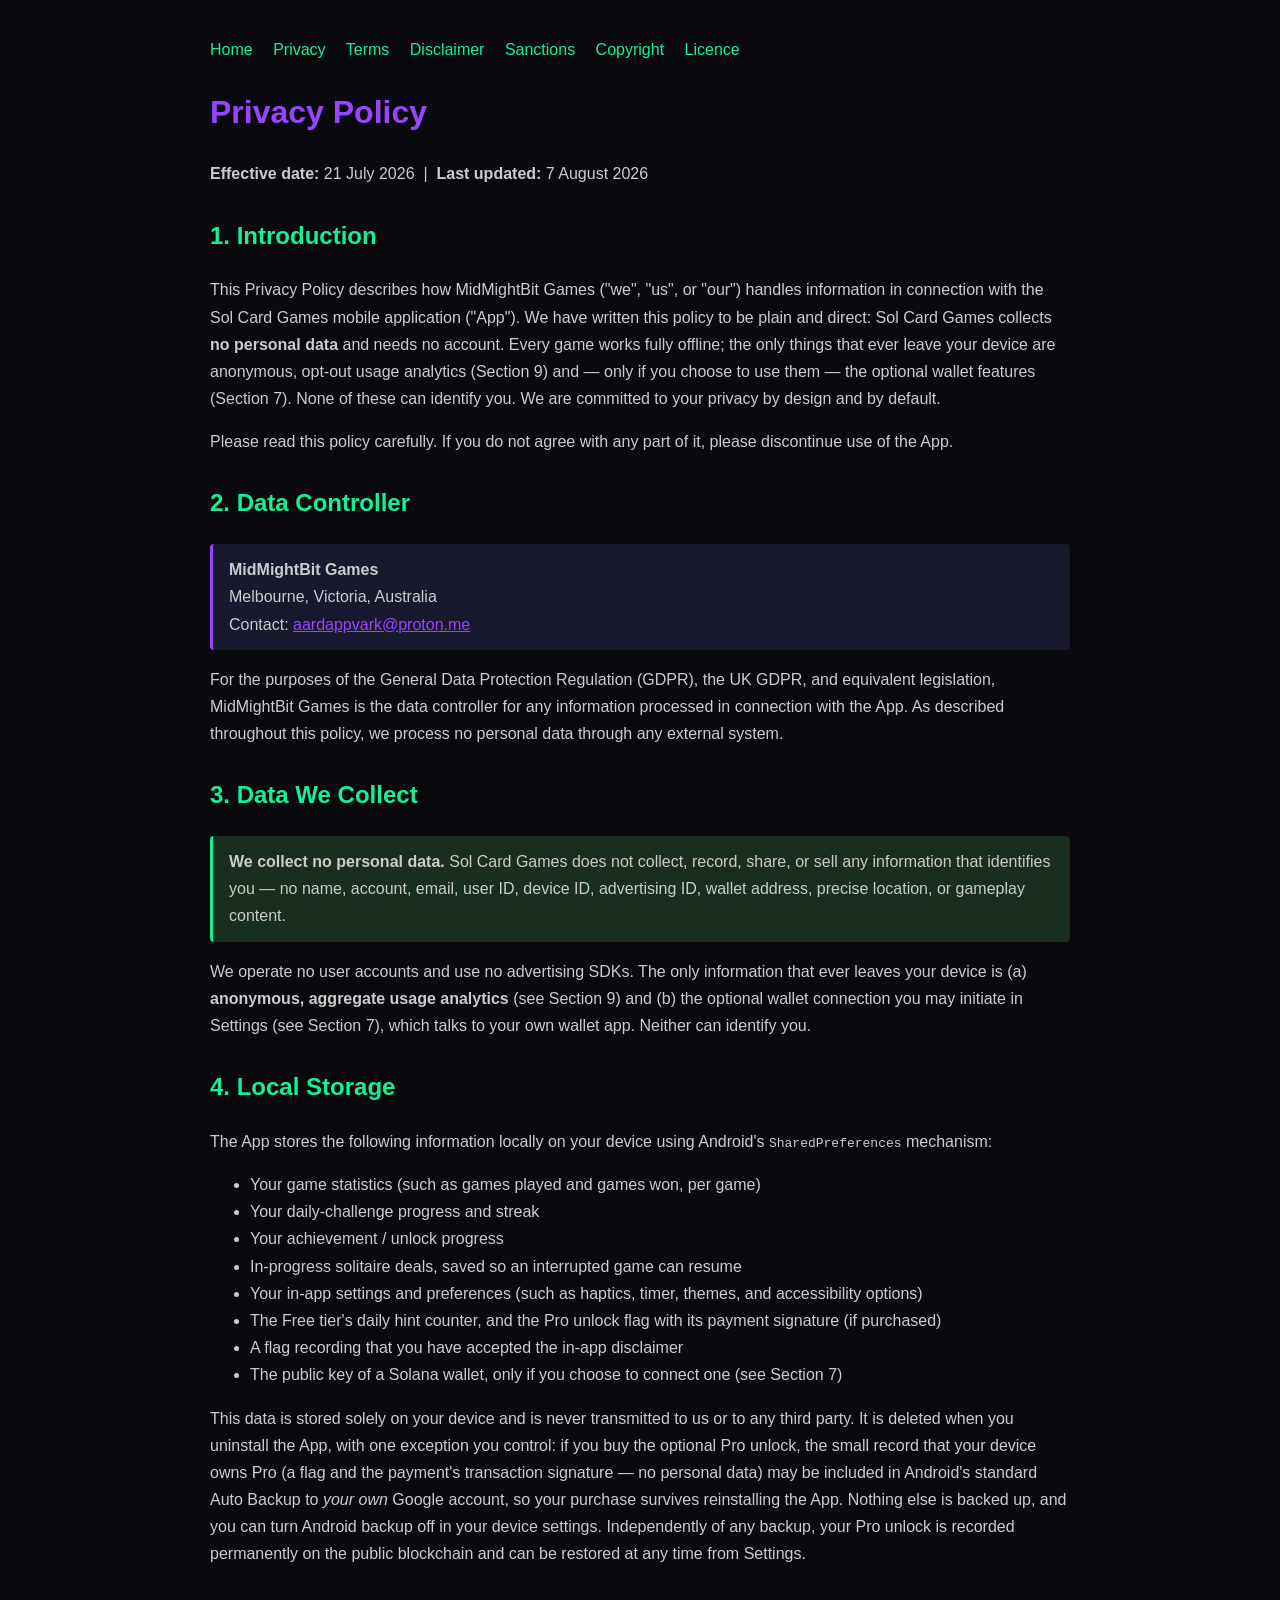
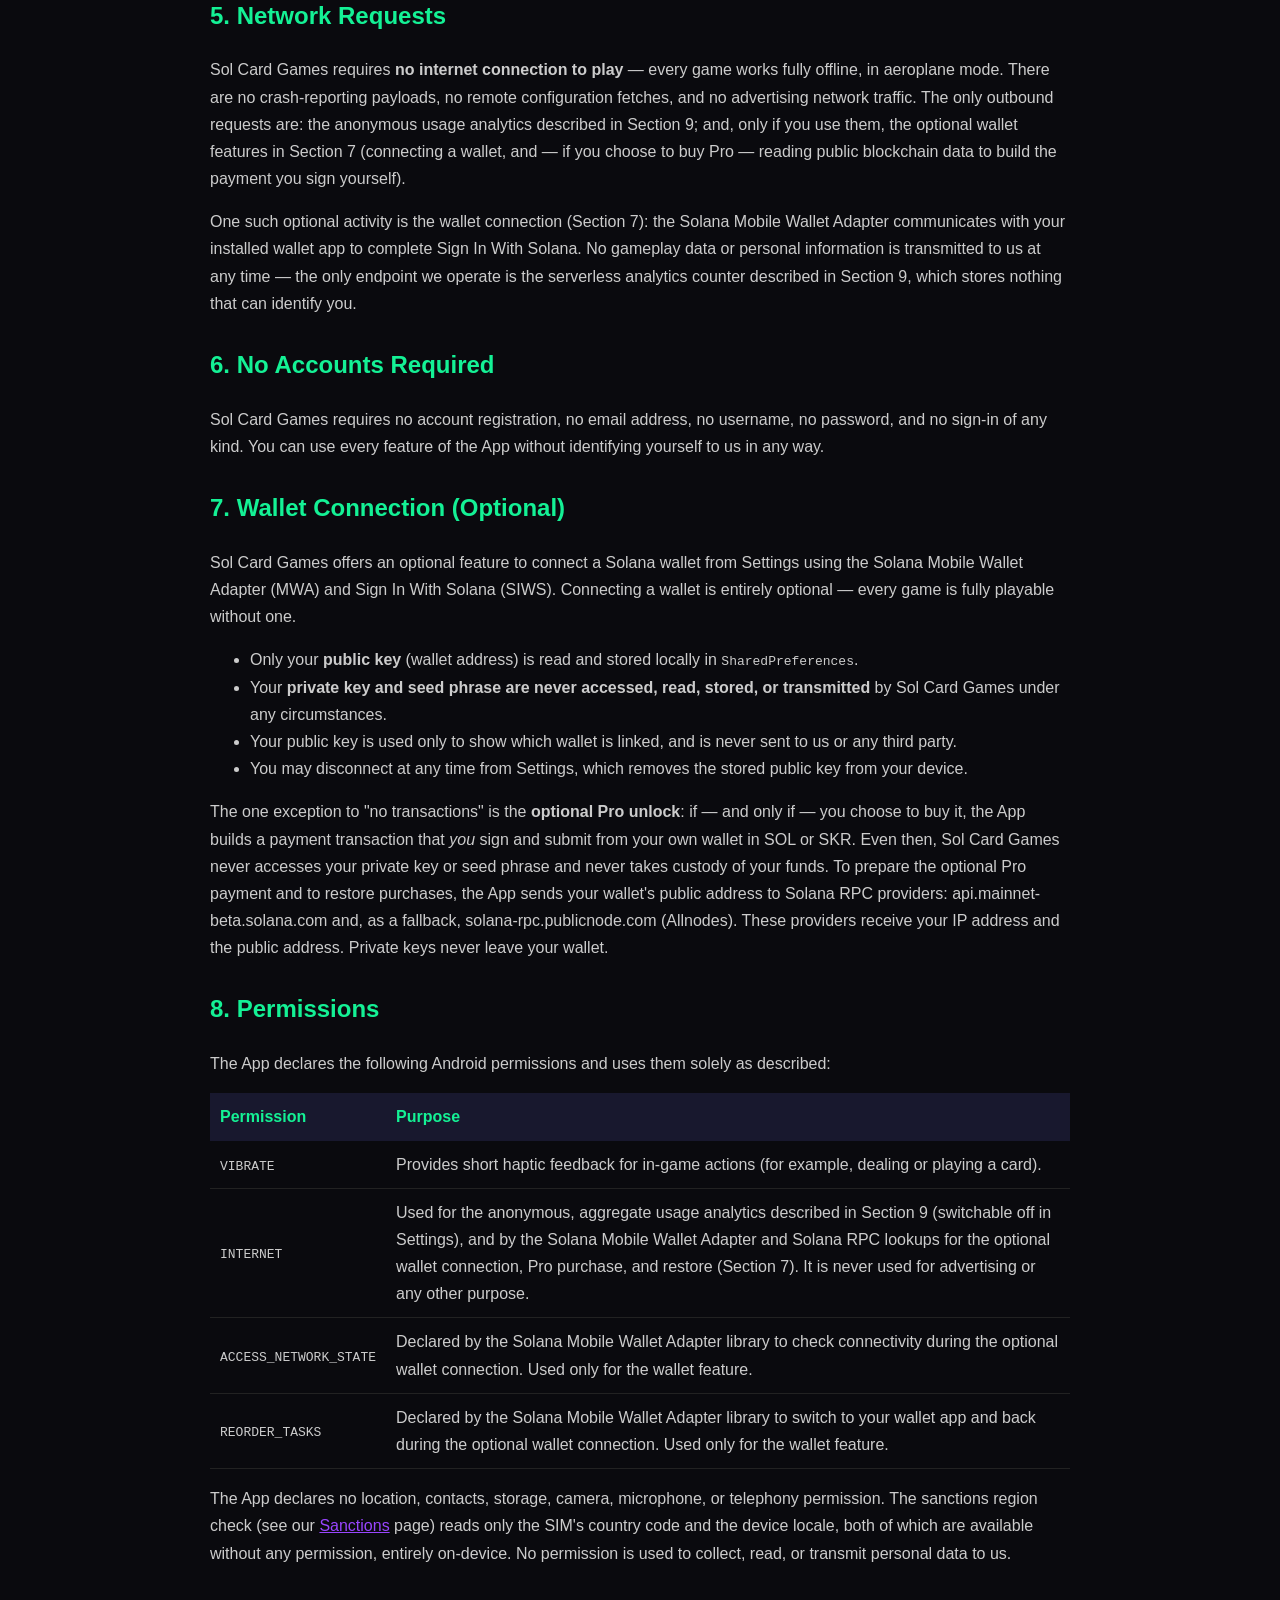
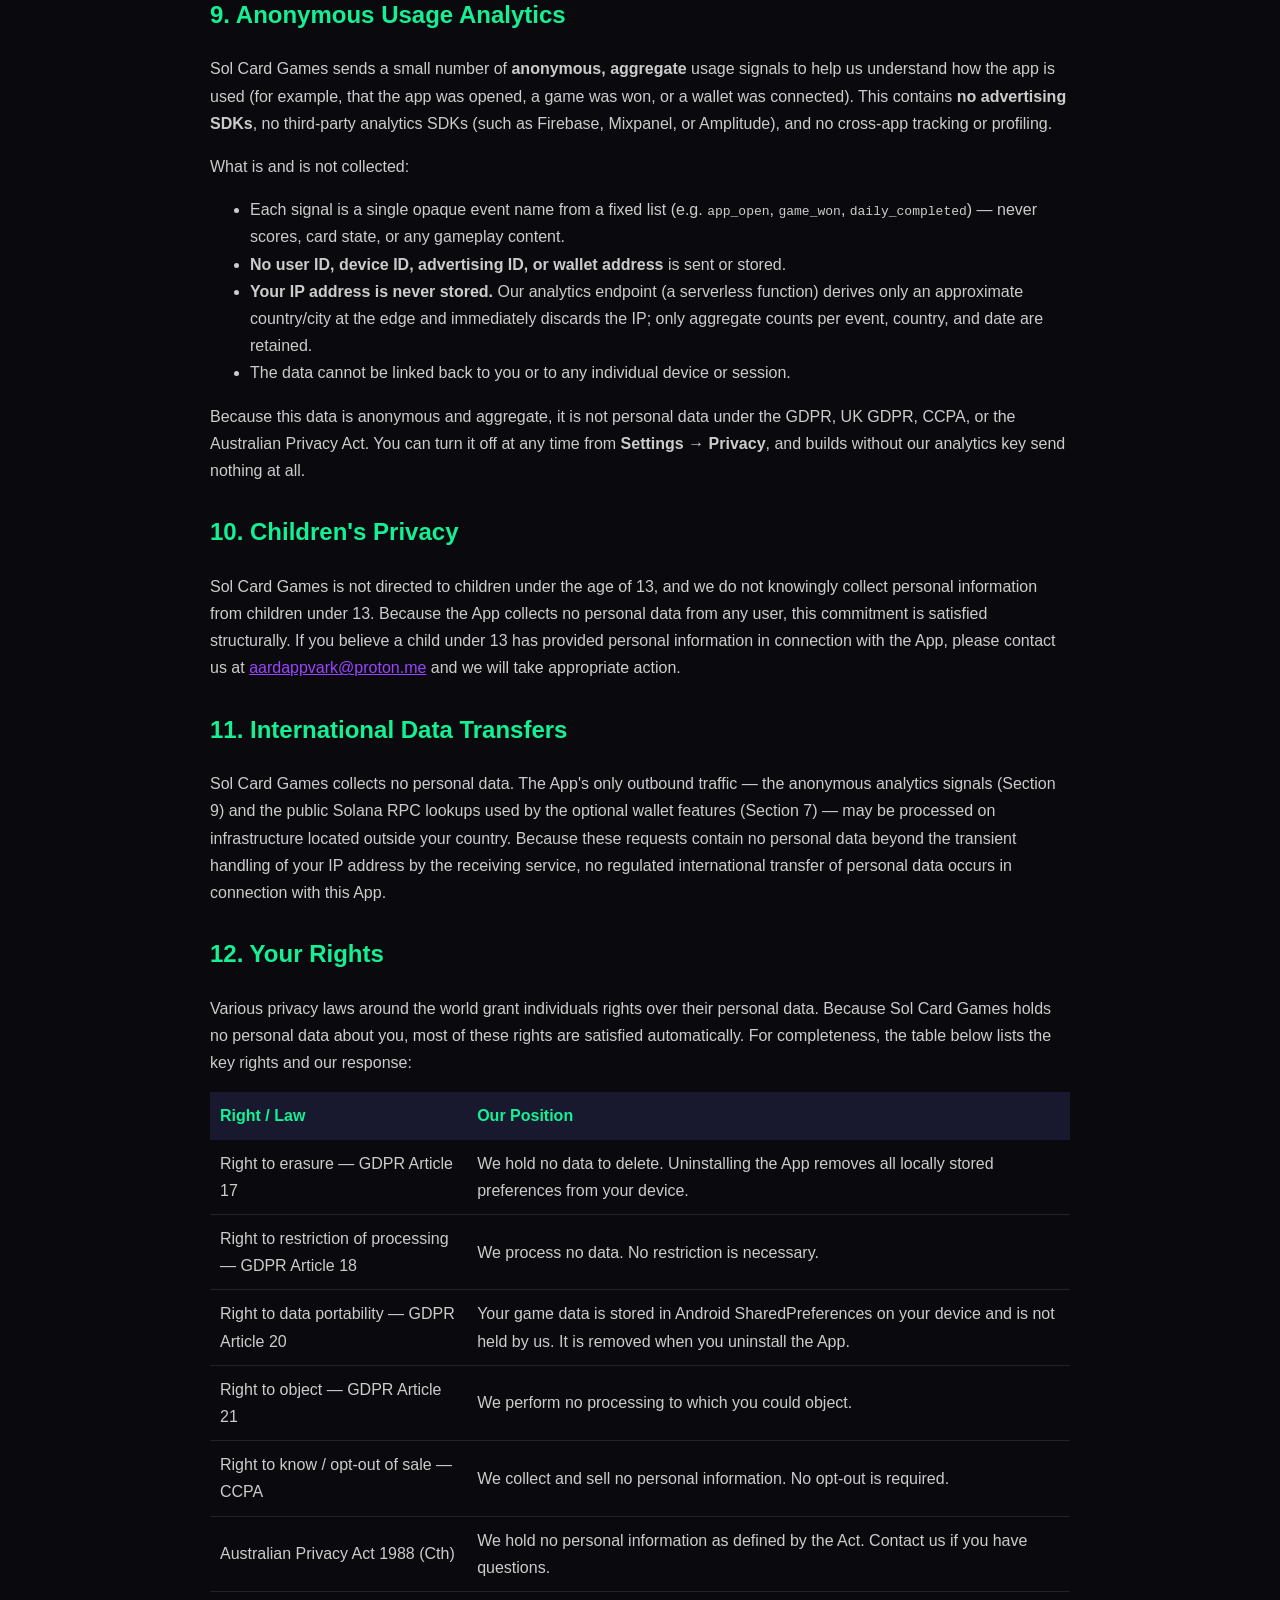
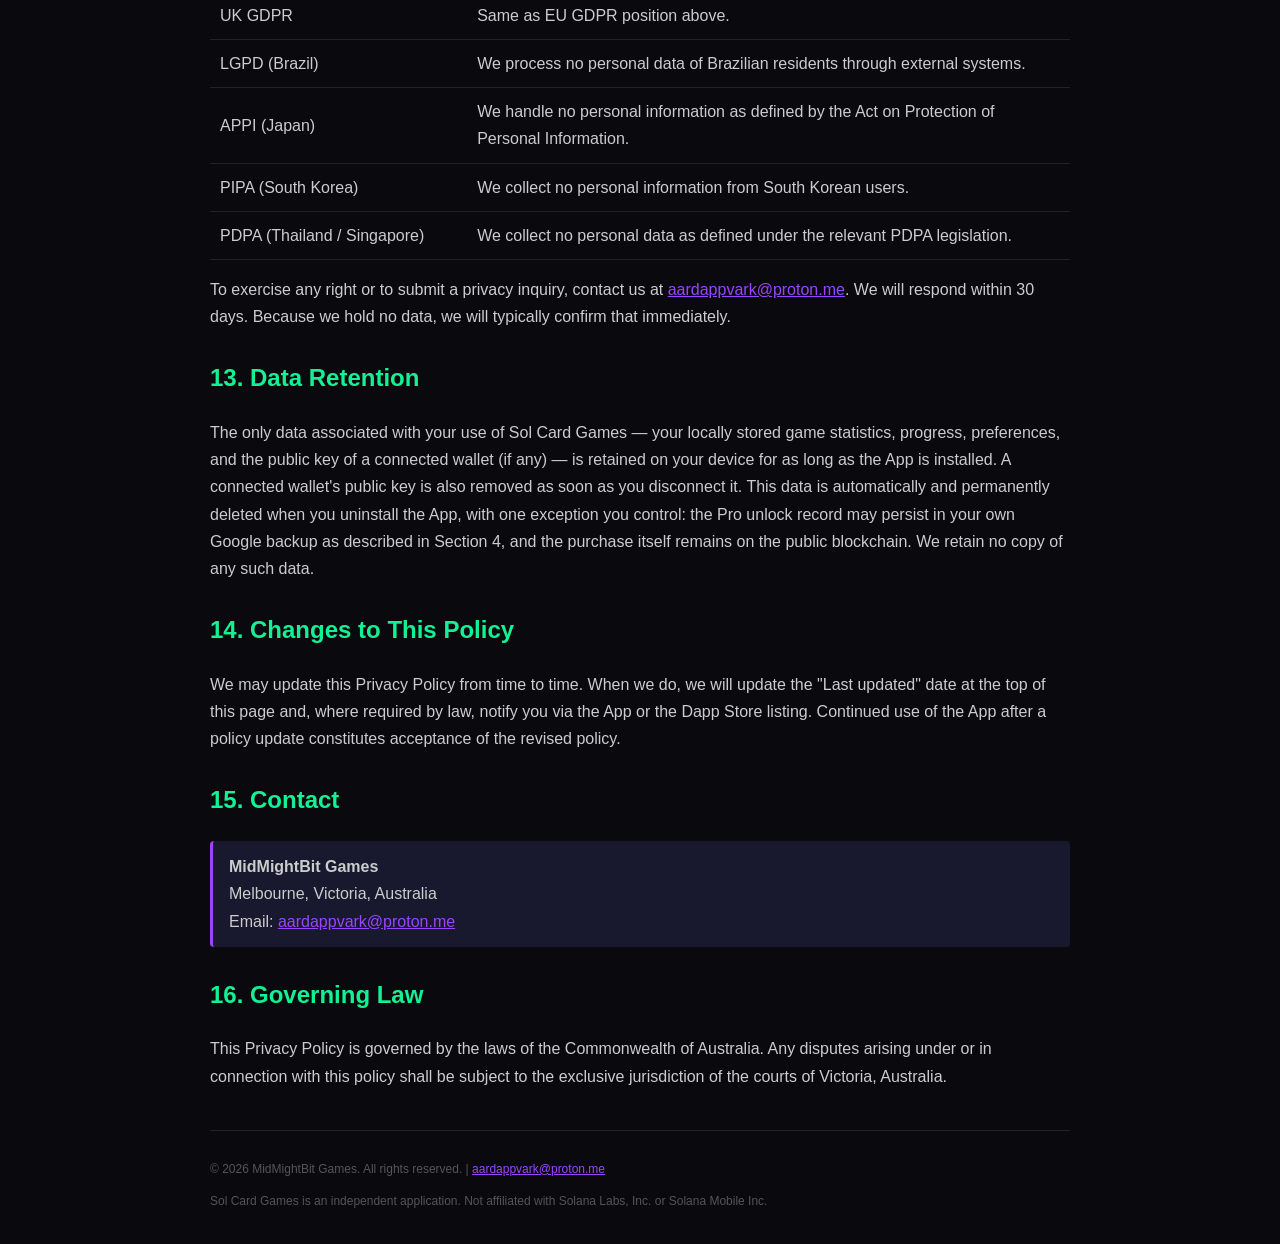
<file: docs/privacy.html>
<!DOCTYPE html>
<html lang="en">
<head>
<meta charset="UTF-8">
<meta name="viewport" content="width=device-width, initial-scale=1.0">
<title>Privacy Policy — Sol Card Games</title>
<style>
body{background:#0A0A0E;color:#ccc;font-family:sans-serif;padding:20px 24px;max-width:860px;margin:auto;line-height:1.7}
h1{color:#9945FF}h2{color:#14F195;margin-top:28px}h3{color:#9945FF}
.highlight{background:#18182E;border-left:3px solid #9945FF;padding:12px 16px;margin:16px 0;border-radius:4px}
.warning{background:#2E1818;border-left:3px solid #ff4444;padding:12px 16px;margin:16px 0;border-radius:4px}
.green{background:#182E1E;border-left:3px solid #14F195;padding:12px 16px;margin:16px 0;border-radius:4px}
a{color:#9945FF}nav{margin:16px 0}nav a{margin-right:16px;color:#14F195;text-decoration:none}
table{width:100%;border-collapse:collapse;margin:16px 0}th{background:#18182E;color:#14F195;padding:10px;text-align:left}td{padding:10px;border-bottom:1px solid #222}
footer{margin-top:40px;padding-top:16px;border-top:1px solid #222;color:#555;font-size:12px}
</style>
</head>
<body>

<nav>
  <a href="index.html">Home</a>
  <a href="privacy.html">Privacy</a>
  <a href="terms.html">Terms</a>
  <a href="disclaimer.html">Disclaimer</a>
  <a href="sanctions.html">Sanctions</a>
  <a href="copyright.html">Copyright</a>
  <a href="license.html">Licence</a>
</nav>

<h1>Privacy Policy</h1>
<p><strong>Effective date:</strong> 21 July 2026 &nbsp;|&nbsp; <strong>Last updated:</strong> 7 August 2026</p>

<h2>1. Introduction</h2>
<p>
  This Privacy Policy describes how MidMightBit Games ("we", "us", or "our") handles information
  in connection with the Sol Card Games mobile application ("App"). We have written this policy to be
  plain and direct: Sol Card Games collects <strong>no personal data</strong> and needs no account.
  Every game works fully offline; the only things that ever leave your device are anonymous,
  opt-out usage analytics (Section 9) and — only if you choose to use them — the optional wallet
  features (Section 7). None of these can identify you. We are committed to your privacy by design
  and by default.
</p>
<p>
  Please read this policy carefully. If you do not agree with any part of it, please discontinue
  use of the App.
</p>

<h2>2. Data Controller</h2>
<div class="highlight">
  <strong>MidMightBit Games</strong><br>
  Melbourne, Victoria, Australia<br>
  Contact: <a href="mailto:aardappvark@proton.me">aardappvark@proton.me</a>
</div>
<p>
  For the purposes of the General Data Protection Regulation (GDPR), the UK GDPR, and equivalent
  legislation, MidMightBit Games is the data controller for any information processed in connection
  with the App. As described throughout this policy, we process no personal data through any
  external system.
</p>

<h2>3. Data We Collect</h2>
<div class="green">
  <strong>We collect no personal data.</strong> Sol Card Games does not collect, record, share, or
  sell any information that identifies you — no name, account, email, user ID, device ID,
  advertising ID, wallet address, precise location, or gameplay content.
</div>
<p>
  We operate no user accounts and use no advertising SDKs. The only information that ever leaves your
  device is (a) <strong>anonymous, aggregate usage analytics</strong> (see Section 9) and (b) the
  optional wallet connection you may initiate in Settings (see Section 7), which talks to your own
  wallet app. Neither can identify you.
</p>

<h2>4. Local Storage</h2>
<p>
  The App stores the following information locally on your device using Android's
  <code>SharedPreferences</code> mechanism:
</p>
<ul>
  <li>Your game statistics (such as games played and games won, per game)</li>
  <li>Your daily-challenge progress and streak</li>
  <li>Your achievement / unlock progress</li>
  <li>In-progress solitaire deals, saved so an interrupted game can resume</li>
  <li>Your in-app settings and preferences (such as haptics, timer, themes, and accessibility options)</li>
  <li>The Free tier's daily hint counter, and the Pro unlock flag with its payment signature (if purchased)</li>
  <li>A flag recording that you have accepted the in-app disclaimer</li>
  <li>The public key of a Solana wallet, only if you choose to connect one (see Section 7)</li>
</ul>
<p>
  This data is stored solely on your device and is never transmitted to us or to any third party.
  It is deleted when you uninstall the App, with one exception you control: if you buy the optional
  Pro unlock, the small record that your device owns Pro (a flag and the payment's transaction
  signature — no personal data) may be included in Android's standard Auto Backup to <em>your own</em>
  Google account, so your purchase survives reinstalling the App. Nothing else is backed up, and you
  can turn Android backup off in your device settings. Independently of any backup, your Pro unlock
  is recorded permanently on the public blockchain and can be restored at any time from Settings.
</p>

<h2>5. Network Requests</h2>
<p>
  Sol Card Games requires <strong>no internet connection to play</strong> — every game works fully
  offline, in aeroplane mode. There are no crash-reporting payloads, no remote configuration
  fetches, and no advertising network traffic. The only outbound requests are: the anonymous usage
  analytics described in Section 9; and, only if you use them, the optional wallet features in
  Section 7 (connecting a wallet, and — if you choose to buy Pro — reading public blockchain data to
  build the payment you sign yourself).
</p>
<p>
  One such optional activity is the wallet connection (Section 7): the Solana
  Mobile Wallet Adapter communicates with your installed wallet app to complete Sign In With Solana.
  No gameplay data or personal information is transmitted to us at any time — the only endpoint we
  operate is the serverless analytics counter described in Section 9, which stores nothing that can
  identify you.
</p>

<h2>6. No Accounts Required</h2>
<p>
  Sol Card Games requires no account registration, no email address, no username, no password, and
  no sign-in of any kind. You can use every feature of the App without identifying yourself to us
  in any way.
</p>

<h2>7. Wallet Connection (Optional)</h2>
<p>
  Sol Card Games offers an optional feature to connect a Solana wallet from Settings using the Solana
  Mobile Wallet Adapter (MWA) and Sign In With Solana (SIWS). Connecting a wallet is entirely
  optional — every game is fully playable without one.
</p>
<ul>
  <li>Only your <strong>public key</strong> (wallet address) is read and stored locally in <code>SharedPreferences</code>.</li>
  <li>Your <strong>private key and seed phrase are never accessed, read, stored, or transmitted</strong> by Sol Card Games under any circumstances.</li>
  <li>Your public key is used only to show which wallet is linked, and is never sent to us or any third party.</li>
  <li>You may disconnect at any time from Settings, which removes the stored public key from your device.</li>
</ul>
<p>
  The one exception to "no transactions" is the <strong>optional Pro unlock</strong>:
  if — and only if — you choose to buy it, the App builds a payment transaction that <em>you</em> sign
  and submit from your own wallet in SOL or SKR. Even then, Sol Card Games never accesses your private
  key or seed phrase and never takes custody of your funds. To prepare the optional Pro payment and to
  restore purchases, the App sends your wallet's public address to Solana RPC providers:
  api.mainnet-beta.solana.com and, as a fallback, solana-rpc.publicnode.com (Allnodes). These
  providers receive your IP address and the public address. Private keys never leave your wallet.
</p>

<h2>8. Permissions</h2>
<p>The App declares the following Android permissions and uses them solely as described:</p>
<table>
  <tr><th>Permission</th><th>Purpose</th></tr>
  <tr><td><code>VIBRATE</code></td><td>Provides short haptic feedback for in-game actions (for example, dealing or playing a card).</td></tr>
  <tr><td><code>INTERNET</code></td><td>Used for the anonymous, aggregate usage analytics described in Section 9 (switchable off in Settings), and by the Solana Mobile Wallet Adapter and Solana RPC lookups for the optional wallet connection, Pro purchase, and restore (Section 7). It is never used for advertising or any other purpose.</td></tr>
  <tr><td><code>ACCESS_NETWORK_STATE</code></td><td>Declared by the Solana Mobile Wallet Adapter library to check connectivity during the optional wallet connection. Used only for the wallet feature.</td></tr>
  <tr><td><code>REORDER_TASKS</code></td><td>Declared by the Solana Mobile Wallet Adapter library to switch to your wallet app and back during the optional wallet connection. Used only for the wallet feature.</td></tr>
</table>
<p>
  The App declares no location, contacts, storage, camera, microphone, or telephony permission. The
  sanctions region check (see our <a href="sanctions.html">Sanctions</a> page) reads only the SIM's
  country code and the device locale, both of which are available without any permission, entirely
  on-device. No permission is used to collect, read, or transmit personal data to us.
</p>

<h2>9. Anonymous Usage Analytics</h2>
<p>
  Sol Card Games sends a small number of <strong>anonymous, aggregate</strong> usage signals to help
  us understand how the app is used (for example, that the app was opened, a game was won, or a
  wallet was connected). This contains <strong>no advertising SDKs</strong>, no third-party analytics
  SDKs (such as Firebase, Mixpanel, or Amplitude), and no cross-app tracking or profiling.
</p>
<p>What is and is not collected:</p>
<ul>
  <li>Each signal is a single opaque event name from a fixed list (e.g. <code>app_open</code>,
      <code>game_won</code>, <code>daily_completed</code>) — never scores, card state, or any
      gameplay content.</li>
  <li><strong>No user ID, device ID, advertising ID, or wallet address</strong> is sent or stored.</li>
  <li><strong>Your IP address is never stored.</strong> Our analytics endpoint (a serverless
      function) derives only an approximate country/city at the edge and immediately discards the
      IP; only aggregate counts per event, country, and date are retained.</li>
  <li>The data cannot be linked back to you or to any individual device or session.</li>
</ul>
<p>
  Because this data is anonymous and aggregate, it is not personal data under the GDPR, UK GDPR,
  CCPA, or the Australian Privacy Act. You can turn it off at any time from
  <strong>Settings → Privacy</strong>, and builds without our analytics key send nothing at all.
</p>

<h2>10. Children's Privacy</h2>
<p>
  Sol Card Games is not directed to children under the age of 13, and we do not knowingly collect
  personal information from children under 13. Because the App collects no personal data from
  any user, this commitment is satisfied structurally. If you believe a child under 13 has
  provided personal information in connection with the App, please contact us at
  <a href="mailto:aardappvark@proton.me">aardappvark@proton.me</a> and we will take appropriate action.
</p>

<h2>11. International Data Transfers</h2>
<p>
  Sol Card Games collects no personal data. The App's only outbound traffic — the anonymous
  analytics signals (Section 9) and the public Solana RPC lookups used by the optional wallet
  features (Section 7) — may be processed on infrastructure located outside your country. Because
  these requests contain no personal data beyond the transient handling of your IP address by the
  receiving service, no regulated international transfer of personal data occurs in connection
  with this App.
</p>

<h2>12. Your Rights</h2>
<p>
  Various privacy laws around the world grant individuals rights over their personal data. Because
  Sol Card Games holds no personal data about you, most of these rights are satisfied automatically.
  For completeness, the table below lists the key rights and our response:
</p>
<table>
  <tr><th>Right / Law</th><th>Our Position</th></tr>
  <tr><td>Right to erasure — GDPR Article 17</td><td>We hold no data to delete. Uninstalling the App removes all locally stored preferences from your device.</td></tr>
  <tr><td>Right to restriction of processing — GDPR Article 18</td><td>We process no data. No restriction is necessary.</td></tr>
  <tr><td>Right to data portability — GDPR Article 20</td><td>Your game data is stored in Android SharedPreferences on your device and is not held by us. It is removed when you uninstall the App.</td></tr>
  <tr><td>Right to object — GDPR Article 21</td><td>We perform no processing to which you could object.</td></tr>
  <tr><td>Right to know / opt-out of sale — CCPA</td><td>We collect and sell no personal information. No opt-out is required.</td></tr>
  <tr><td>Australian Privacy Act 1988 (Cth)</td><td>We hold no personal information as defined by the Act. Contact us if you have questions.</td></tr>
  <tr><td>UK GDPR</td><td>Same as EU GDPR position above.</td></tr>
  <tr><td>LGPD (Brazil)</td><td>We process no personal data of Brazilian residents through external systems.</td></tr>
  <tr><td>APPI (Japan)</td><td>We handle no personal information as defined by the Act on Protection of Personal Information.</td></tr>
  <tr><td>PIPA (South Korea)</td><td>We collect no personal information from South Korean users.</td></tr>
  <tr><td>PDPA (Thailand / Singapore)</td><td>We collect no personal data as defined under the relevant PDPA legislation.</td></tr>
</table>
<p>
  To exercise any right or to submit a privacy inquiry, contact us at
  <a href="mailto:aardappvark@proton.me">aardappvark@proton.me</a>. We will respond within 30 days.
  Because we hold no data, we will typically confirm that immediately.
</p>

<h2>13. Data Retention</h2>
<p>
  The only data associated with your use of Sol Card Games — your locally stored game statistics,
  progress, preferences, and the public key of a connected wallet (if any) — is retained on your
  device for as long as the App is installed. A connected wallet's public key is also removed as
  soon as you disconnect it.
  This data is automatically and permanently deleted when you uninstall the App, with one
  exception you control: the Pro unlock record may persist in your own Google backup as described
  in Section 4, and the purchase itself remains on the public blockchain. We retain no copy of
  any such data.
</p>

<h2>14. Changes to This Policy</h2>
<p>
  We may update this Privacy Policy from time to time. When we do, we will update the "Last
  updated" date at the top of this page and, where required by law, notify you via the App or
  the Dapp Store listing. Continued use of the App after a policy update constitutes acceptance
  of the revised policy.
</p>

<h2>15. Contact</h2>
<div class="highlight">
  <strong>MidMightBit Games</strong><br>
  Melbourne, Victoria, Australia<br>
  Email: <a href="mailto:aardappvark@proton.me">aardappvark@proton.me</a>
</div>

<h2>16. Governing Law</h2>
<p>
  This Privacy Policy is governed by the laws of the Commonwealth of Australia. Any disputes
  arising under or in connection with this policy shall be subject to the exclusive jurisdiction
  of the courts of Victoria, Australia.
</p>

<footer>
  <p>&copy; 2026 MidMightBit Games. All rights reserved. | <a href="mailto:aardappvark@proton.me">aardappvark@proton.me</a></p>
  <p>Sol Card Games is an independent application. Not affiliated with Solana Labs, Inc. or Solana Mobile Inc.</p>
</footer>

</body>
</html>
</file>
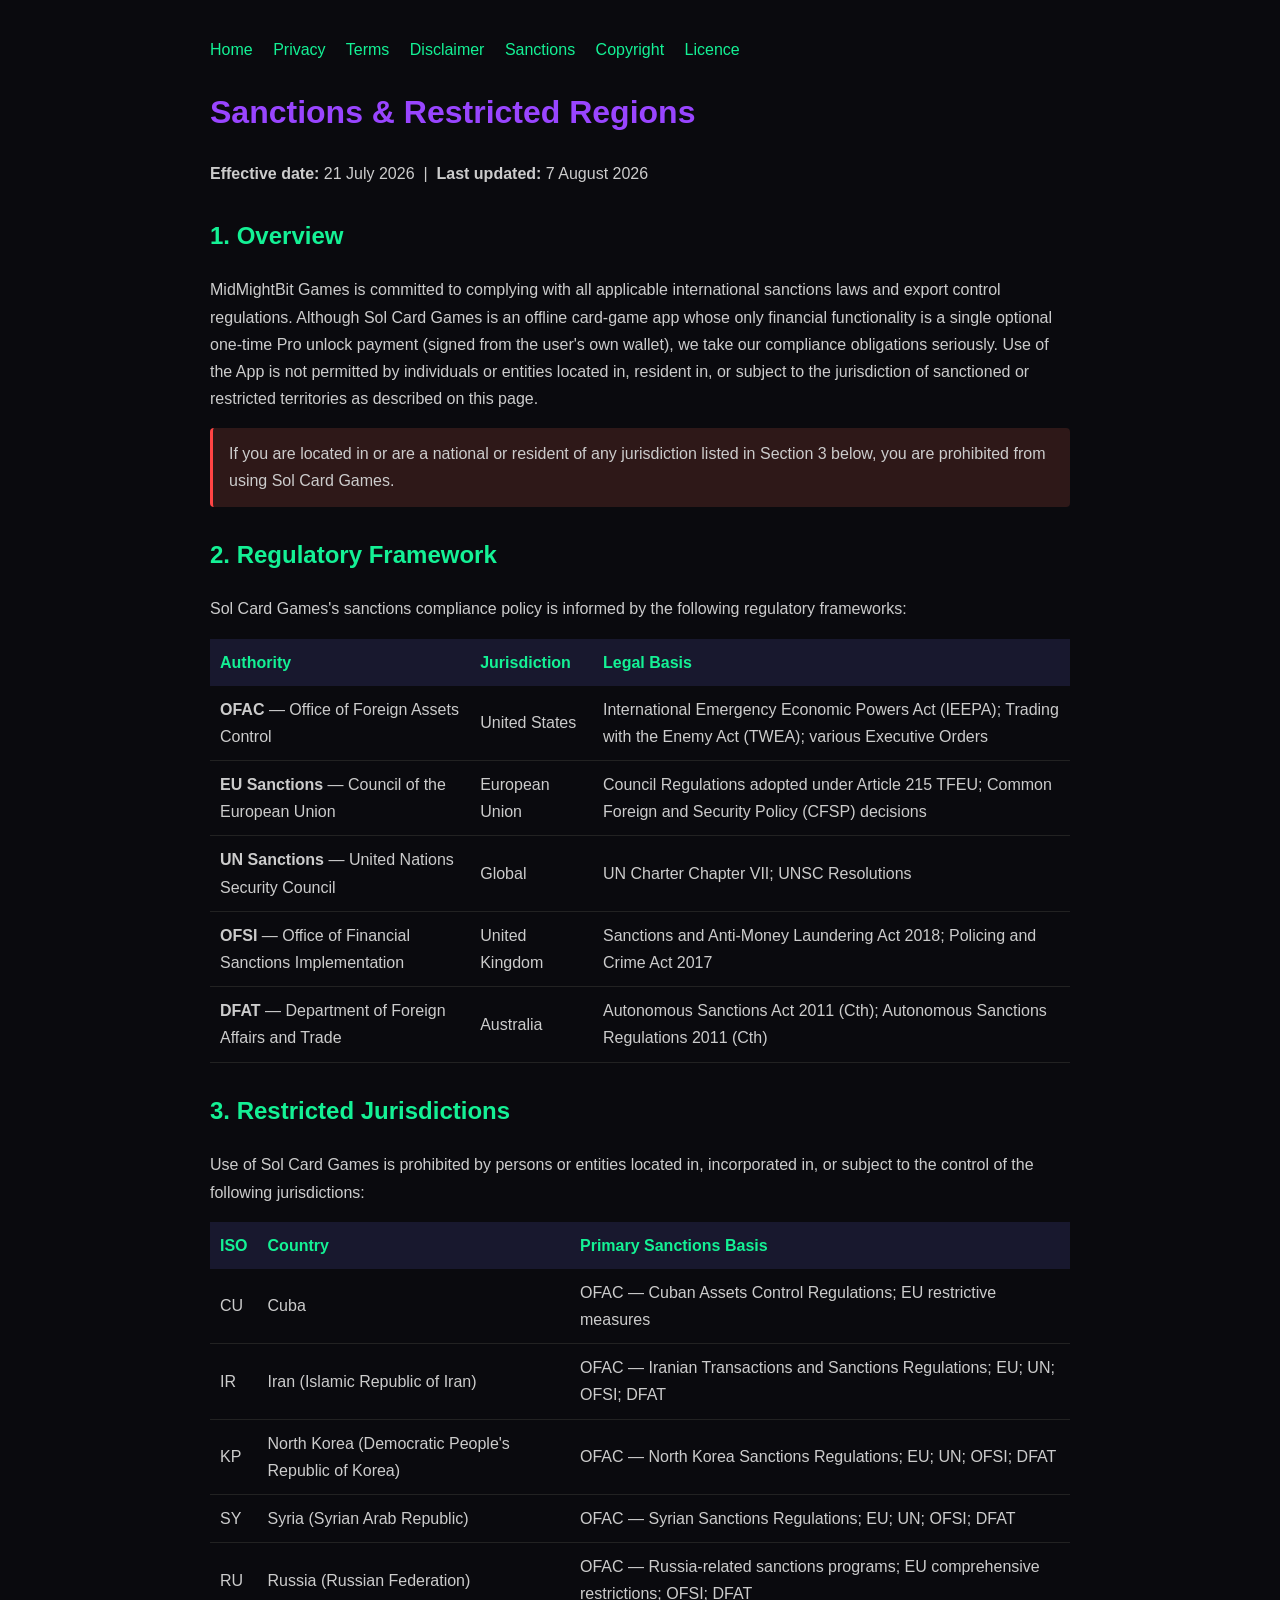
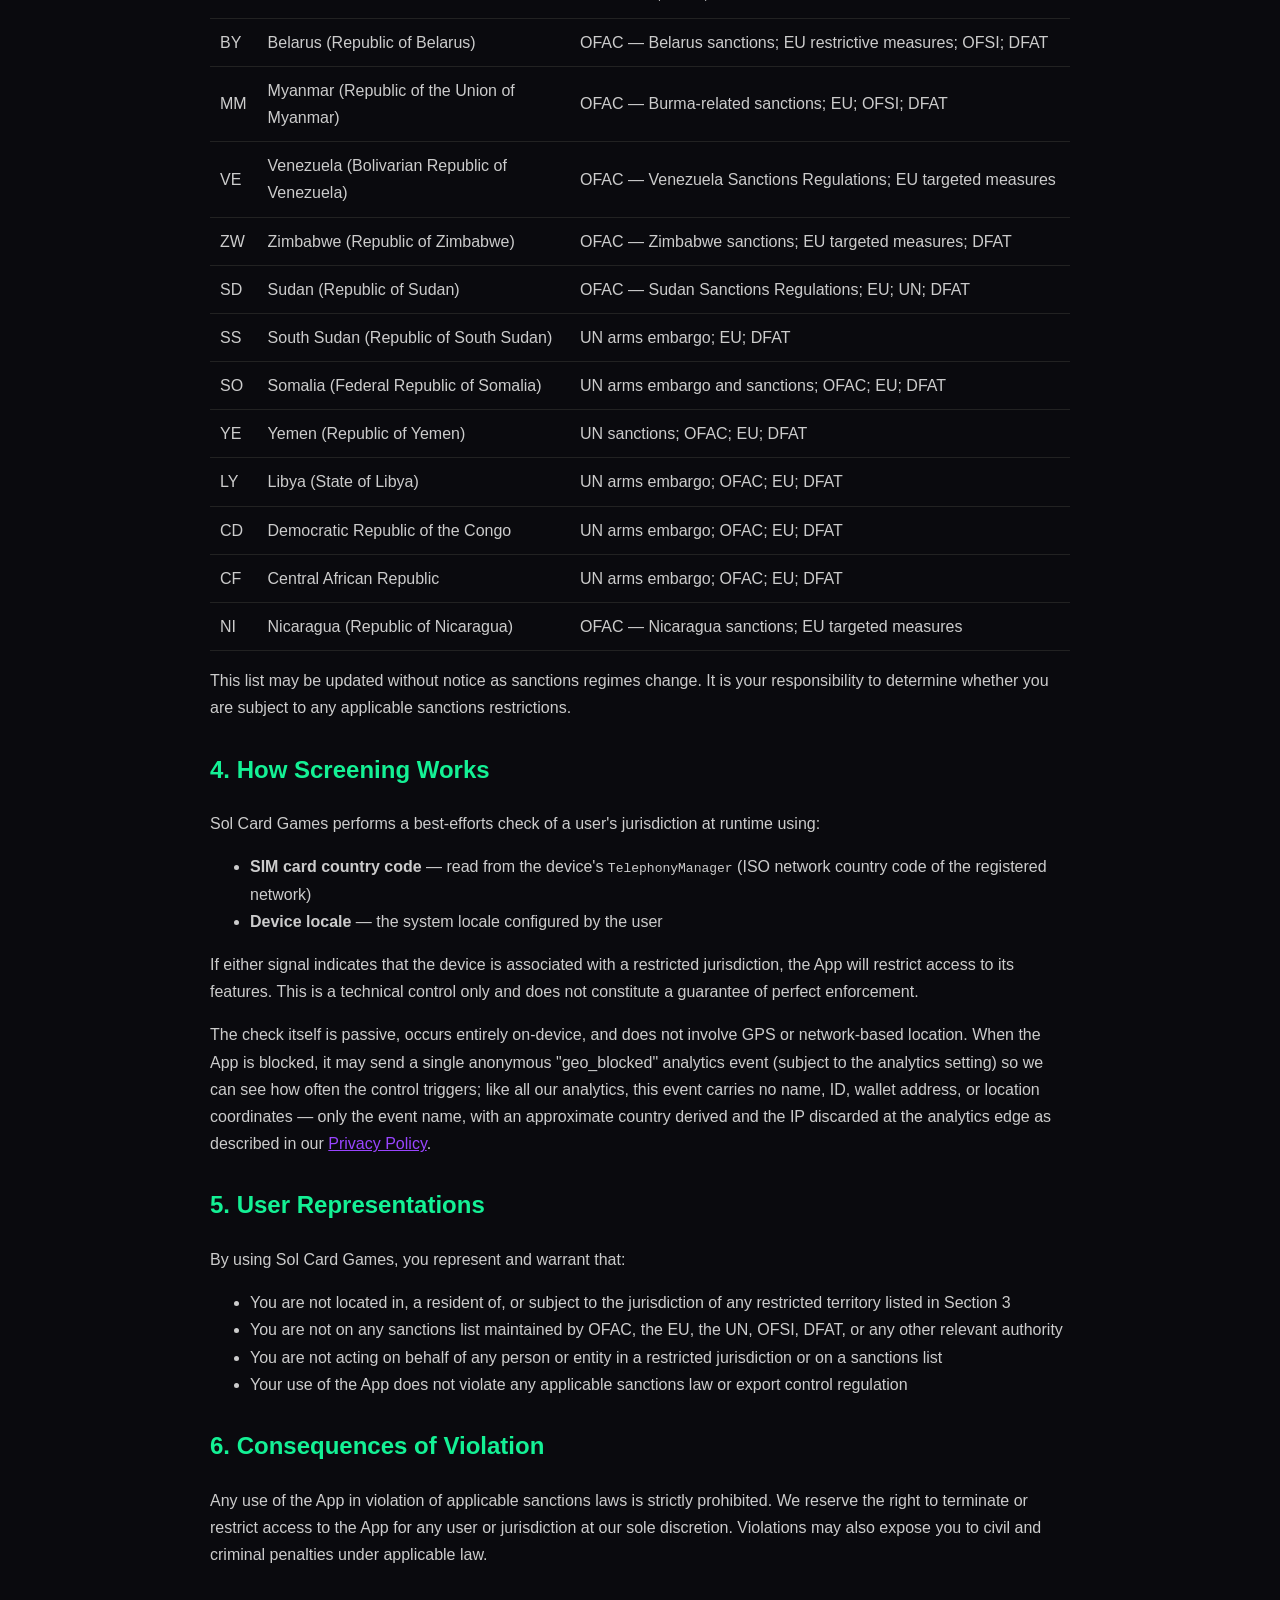
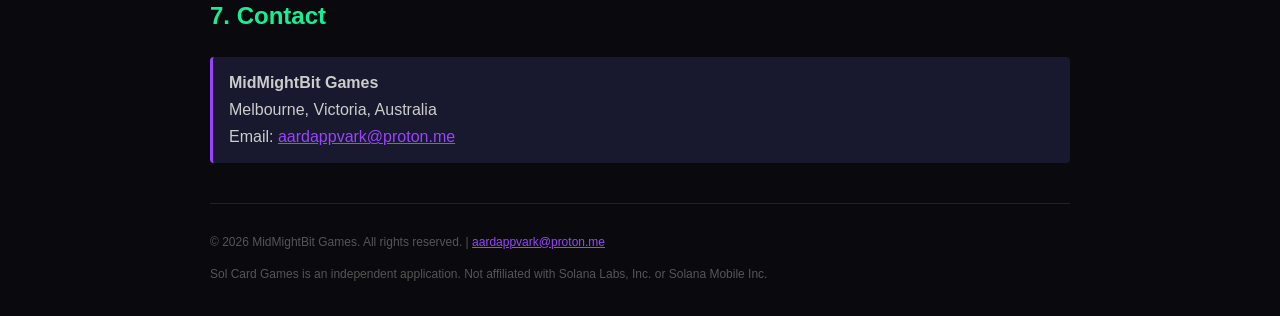
<file: docs/sanctions.html>
<!DOCTYPE html>
<html lang="en">
<head>
<meta charset="UTF-8">
<meta name="viewport" content="width=device-width, initial-scale=1.0">
<title>Sanctions &amp; Restricted Regions — Sol Card Games</title>
<style>
body{background:#0A0A0E;color:#ccc;font-family:sans-serif;padding:20px 24px;max-width:860px;margin:auto;line-height:1.7}
h1{color:#9945FF}h2{color:#14F195;margin-top:28px}h3{color:#9945FF}
.highlight{background:#18182E;border-left:3px solid #9945FF;padding:12px 16px;margin:16px 0;border-radius:4px}
.warning{background:#2E1818;border-left:3px solid #ff4444;padding:12px 16px;margin:16px 0;border-radius:4px}
.green{background:#182E1E;border-left:3px solid #14F195;padding:12px 16px;margin:16px 0;border-radius:4px}
a{color:#9945FF}nav{margin:16px 0}nav a{margin-right:16px;color:#14F195;text-decoration:none}
table{width:100%;border-collapse:collapse;margin:16px 0}th{background:#18182E;color:#14F195;padding:10px;text-align:left}td{padding:10px;border-bottom:1px solid #222}
footer{margin-top:40px;padding-top:16px;border-top:1px solid #222;color:#555;font-size:12px}
</style>
</head>
<body>

<nav>
  <a href="index.html">Home</a>
  <a href="privacy.html">Privacy</a>
  <a href="terms.html">Terms</a>
  <a href="disclaimer.html">Disclaimer</a>
  <a href="sanctions.html">Sanctions</a>
  <a href="copyright.html">Copyright</a>
  <a href="license.html">Licence</a>
</nav>

<h1>Sanctions &amp; Restricted Regions</h1>
<p><strong>Effective date:</strong> 21 July 2026 &nbsp;|&nbsp; <strong>Last updated:</strong> 7 August 2026</p>

<h2>1. Overview</h2>
<p>
  MidMightBit Games is committed to complying with all applicable international sanctions laws
  and export control regulations. Although Sol Card Games is an offline card-game app whose only
  financial functionality is a single optional one-time Pro unlock payment (signed from the
  user's own wallet), we take our compliance obligations seriously. Use of the App is not permitted
  by individuals or entities located in, resident in, or subject to the jurisdiction of
  sanctioned or restricted territories as described on this page.
</p>
<div class="warning">
  If you are located in or are a national or resident of any jurisdiction listed in Section 3
  below, you are prohibited from using Sol Card Games.
</div>

<h2>2. Regulatory Framework</h2>
<p>
  Sol Card Games's sanctions compliance policy is informed by the following regulatory frameworks:
</p>
<table>
  <tr><th>Authority</th><th>Jurisdiction</th><th>Legal Basis</th></tr>
  <tr>
    <td><strong>OFAC</strong> — Office of Foreign Assets Control</td>
    <td>United States</td>
    <td>International Emergency Economic Powers Act (IEEPA); Trading with the Enemy Act (TWEA); various Executive Orders</td>
  </tr>
  <tr>
    <td><strong>EU Sanctions</strong> — Council of the European Union</td>
    <td>European Union</td>
    <td>Council Regulations adopted under Article 215 TFEU; Common Foreign and Security Policy (CFSP) decisions</td>
  </tr>
  <tr>
    <td><strong>UN Sanctions</strong> — United Nations Security Council</td>
    <td>Global</td>
    <td>UN Charter Chapter VII; UNSC Resolutions</td>
  </tr>
  <tr>
    <td><strong>OFSI</strong> — Office of Financial Sanctions Implementation</td>
    <td>United Kingdom</td>
    <td>Sanctions and Anti-Money Laundering Act 2018; Policing and Crime Act 2017</td>
  </tr>
  <tr>
    <td><strong>DFAT</strong> — Department of Foreign Affairs and Trade</td>
    <td>Australia</td>
    <td>Autonomous Sanctions Act 2011 (Cth); Autonomous Sanctions Regulations 2011 (Cth)</td>
  </tr>
</table>

<h2>3. Restricted Jurisdictions</h2>
<p>
  Use of Sol Card Games is prohibited by persons or entities located in, incorporated in, or subject
  to the control of the following jurisdictions:
</p>
<table>
  <tr><th>ISO</th><th>Country</th><th>Primary Sanctions Basis</th></tr>
  <tr><td>CU</td><td>Cuba</td><td>OFAC — Cuban Assets Control Regulations; EU restrictive measures</td></tr>
  <tr><td>IR</td><td>Iran (Islamic Republic of Iran)</td><td>OFAC — Iranian Transactions and Sanctions Regulations; EU; UN; OFSI; DFAT</td></tr>
  <tr><td>KP</td><td>North Korea (Democratic People's Republic of Korea)</td><td>OFAC — North Korea Sanctions Regulations; EU; UN; OFSI; DFAT</td></tr>
  <tr><td>SY</td><td>Syria (Syrian Arab Republic)</td><td>OFAC — Syrian Sanctions Regulations; EU; UN; OFSI; DFAT</td></tr>
  <tr><td>RU</td><td>Russia (Russian Federation)</td><td>OFAC — Russia-related sanctions programs; EU comprehensive restrictions; OFSI; DFAT</td></tr>
  <tr><td>BY</td><td>Belarus (Republic of Belarus)</td><td>OFAC — Belarus sanctions; EU restrictive measures; OFSI; DFAT</td></tr>
  <tr><td>MM</td><td>Myanmar (Republic of the Union of Myanmar)</td><td>OFAC — Burma-related sanctions; EU; OFSI; DFAT</td></tr>
  <tr><td>VE</td><td>Venezuela (Bolivarian Republic of Venezuela)</td><td>OFAC — Venezuela Sanctions Regulations; EU targeted measures</td></tr>
  <tr><td>ZW</td><td>Zimbabwe (Republic of Zimbabwe)</td><td>OFAC — Zimbabwe sanctions; EU targeted measures; DFAT</td></tr>
  <tr><td>SD</td><td>Sudan (Republic of Sudan)</td><td>OFAC — Sudan Sanctions Regulations; EU; UN; DFAT</td></tr>
  <tr><td>SS</td><td>South Sudan (Republic of South Sudan)</td><td>UN arms embargo; EU; DFAT</td></tr>
  <tr><td>SO</td><td>Somalia (Federal Republic of Somalia)</td><td>UN arms embargo and sanctions; OFAC; EU; DFAT</td></tr>
  <tr><td>YE</td><td>Yemen (Republic of Yemen)</td><td>UN sanctions; OFAC; EU; DFAT</td></tr>
  <tr><td>LY</td><td>Libya (State of Libya)</td><td>UN arms embargo; OFAC; EU; DFAT</td></tr>
  <tr><td>CD</td><td>Democratic Republic of the Congo</td><td>UN arms embargo; OFAC; EU; DFAT</td></tr>
  <tr><td>CF</td><td>Central African Republic</td><td>UN arms embargo; OFAC; EU; DFAT</td></tr>
  <tr><td>NI</td><td>Nicaragua (Republic of Nicaragua)</td><td>OFAC — Nicaragua sanctions; EU targeted measures</td></tr>
</table>
<p>
  This list may be updated without notice as sanctions regimes change. It is your responsibility
  to determine whether you are subject to any applicable sanctions restrictions.
</p>

<h2>4. How Screening Works</h2>
<p>
  Sol Card Games performs a best-efforts check of a user's jurisdiction at runtime using:
</p>
<ul>
  <li><strong>SIM card country code</strong> — read from the device's <code>TelephonyManager</code>
      (ISO network country code of the registered network)</li>
  <li><strong>Device locale</strong> — the system locale configured by the user</li>
</ul>
<p>
  If either signal indicates that the device is associated with a restricted jurisdiction, the
  App will restrict access to its features. This is a technical control only and does not
  constitute a guarantee of perfect enforcement.
</p>
<p>
  The check itself is passive, occurs entirely on-device, and does not involve GPS or
  network-based location. When the App is blocked, it may send a single anonymous
  "geo_blocked" analytics event (subject to the analytics setting) so we can see how often the
  control triggers; like all our analytics, this event carries no name, ID, wallet address, or
  location coordinates — only the event name, with an approximate country derived and the IP
  discarded at the analytics edge as described in our
  <a href="privacy.html">Privacy Policy</a>.
</p>

<h2>5. User Representations</h2>
<p>By using Sol Card Games, you represent and warrant that:</p>
<ul>
  <li>You are not located in, a resident of, or subject to the jurisdiction of any restricted territory listed in Section 3</li>
  <li>You are not on any sanctions list maintained by OFAC, the EU, the UN, OFSI, DFAT, or any other relevant authority</li>
  <li>You are not acting on behalf of any person or entity in a restricted jurisdiction or on a sanctions list</li>
  <li>Your use of the App does not violate any applicable sanctions law or export control regulation</li>
</ul>

<h2>6. Consequences of Violation</h2>
<p>
  Any use of the App in violation of applicable sanctions laws is strictly prohibited. We reserve
  the right to terminate or restrict access to the App for any user or jurisdiction at our sole
  discretion. Violations may also expose you to civil and criminal penalties under applicable law.
</p>

<h2>7. Contact</h2>
<div class="highlight">
  <strong>MidMightBit Games</strong><br>
  Melbourne, Victoria, Australia<br>
  Email: <a href="mailto:aardappvark@proton.me">aardappvark@proton.me</a>
</div>

<footer>
  <p>&copy; 2026 MidMightBit Games. All rights reserved. | <a href="mailto:aardappvark@proton.me">aardappvark@proton.me</a></p>
  <p>Sol Card Games is an independent application. Not affiliated with Solana Labs, Inc. or Solana Mobile Inc.</p>
</footer>

</body>
</html>
</file>
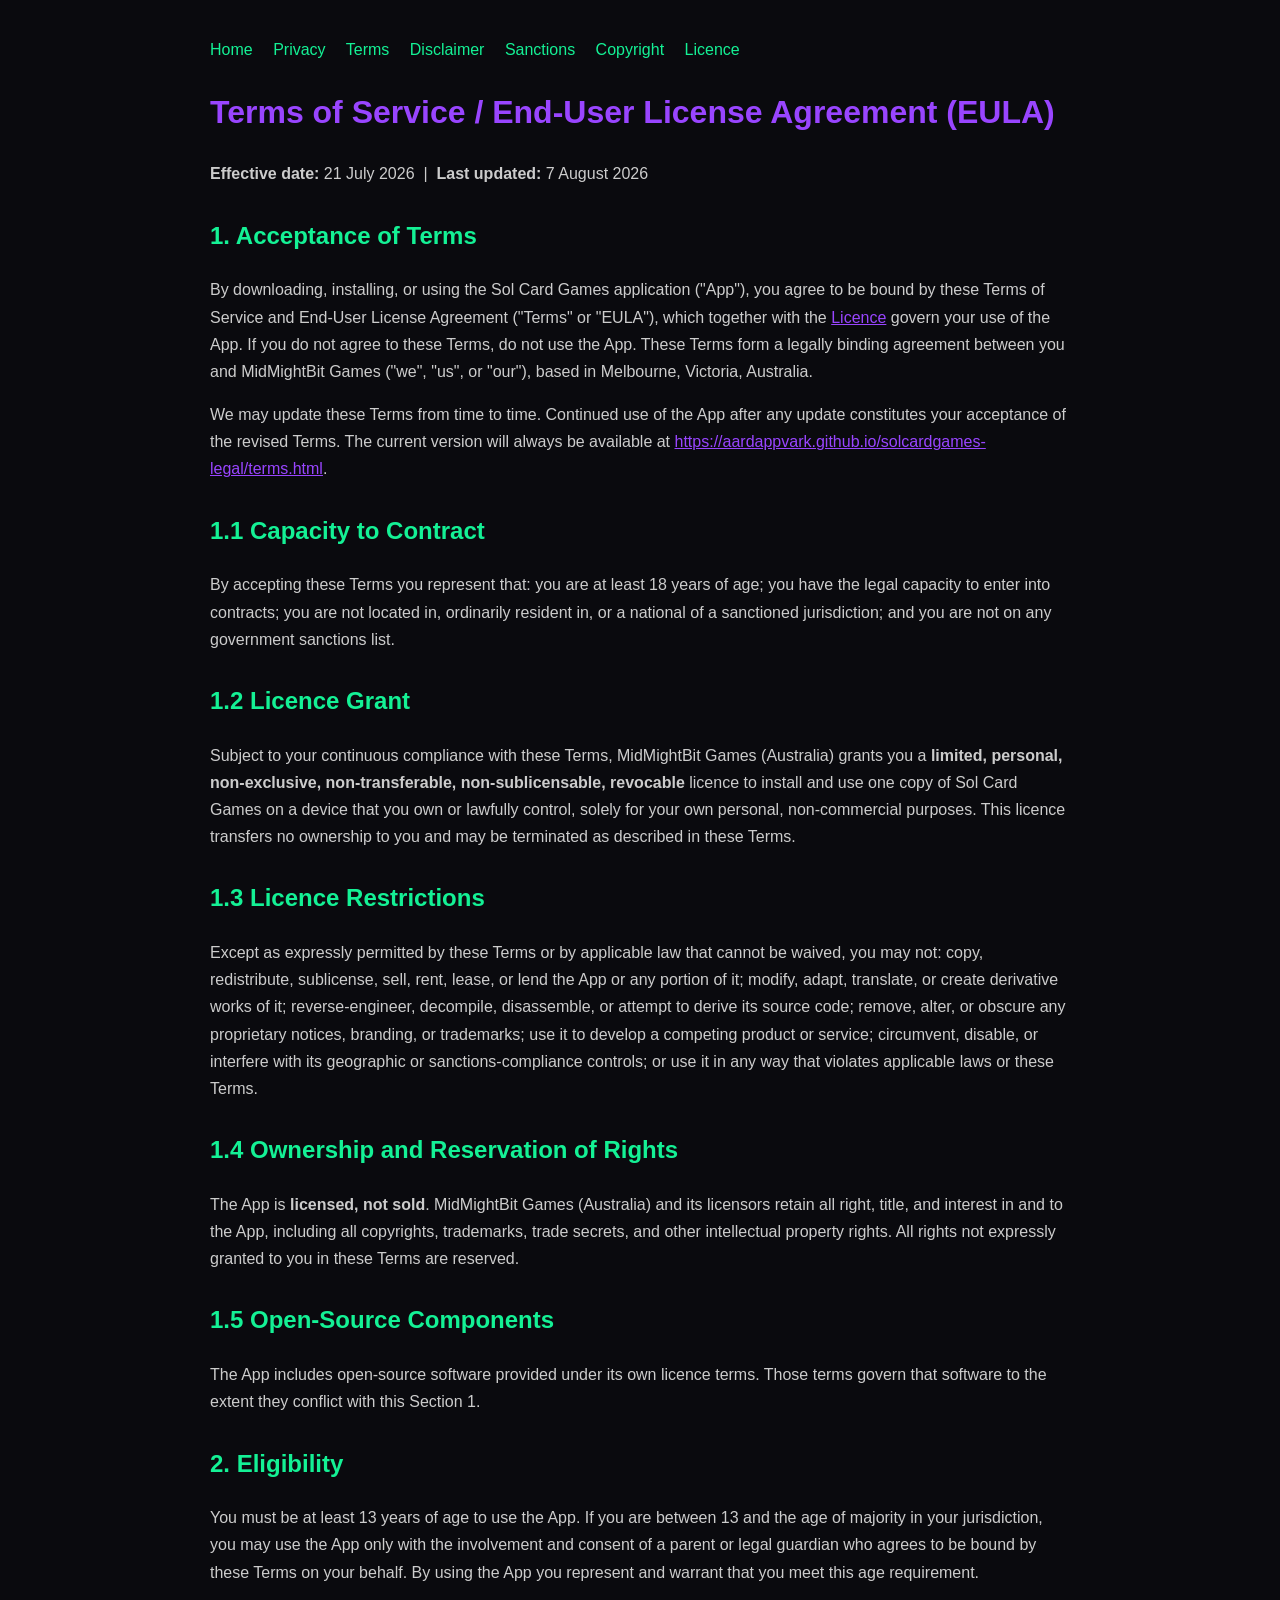
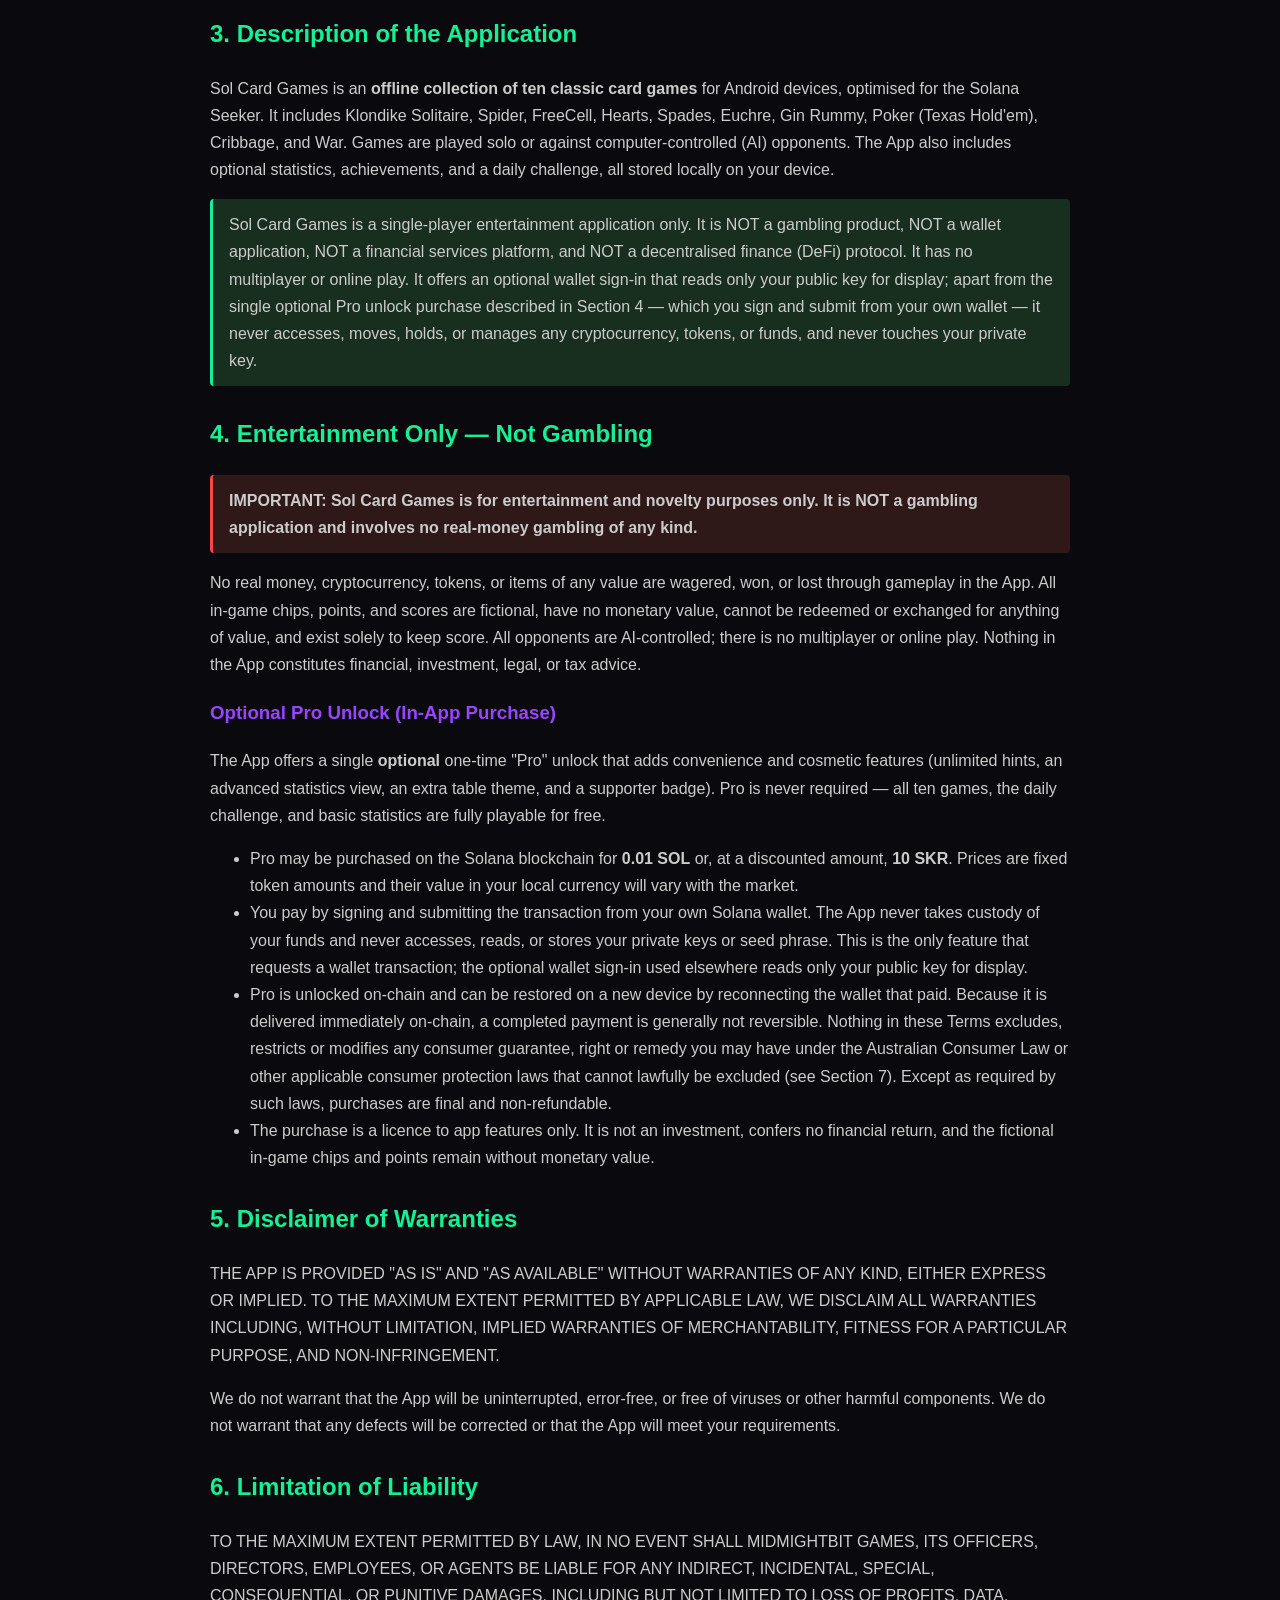
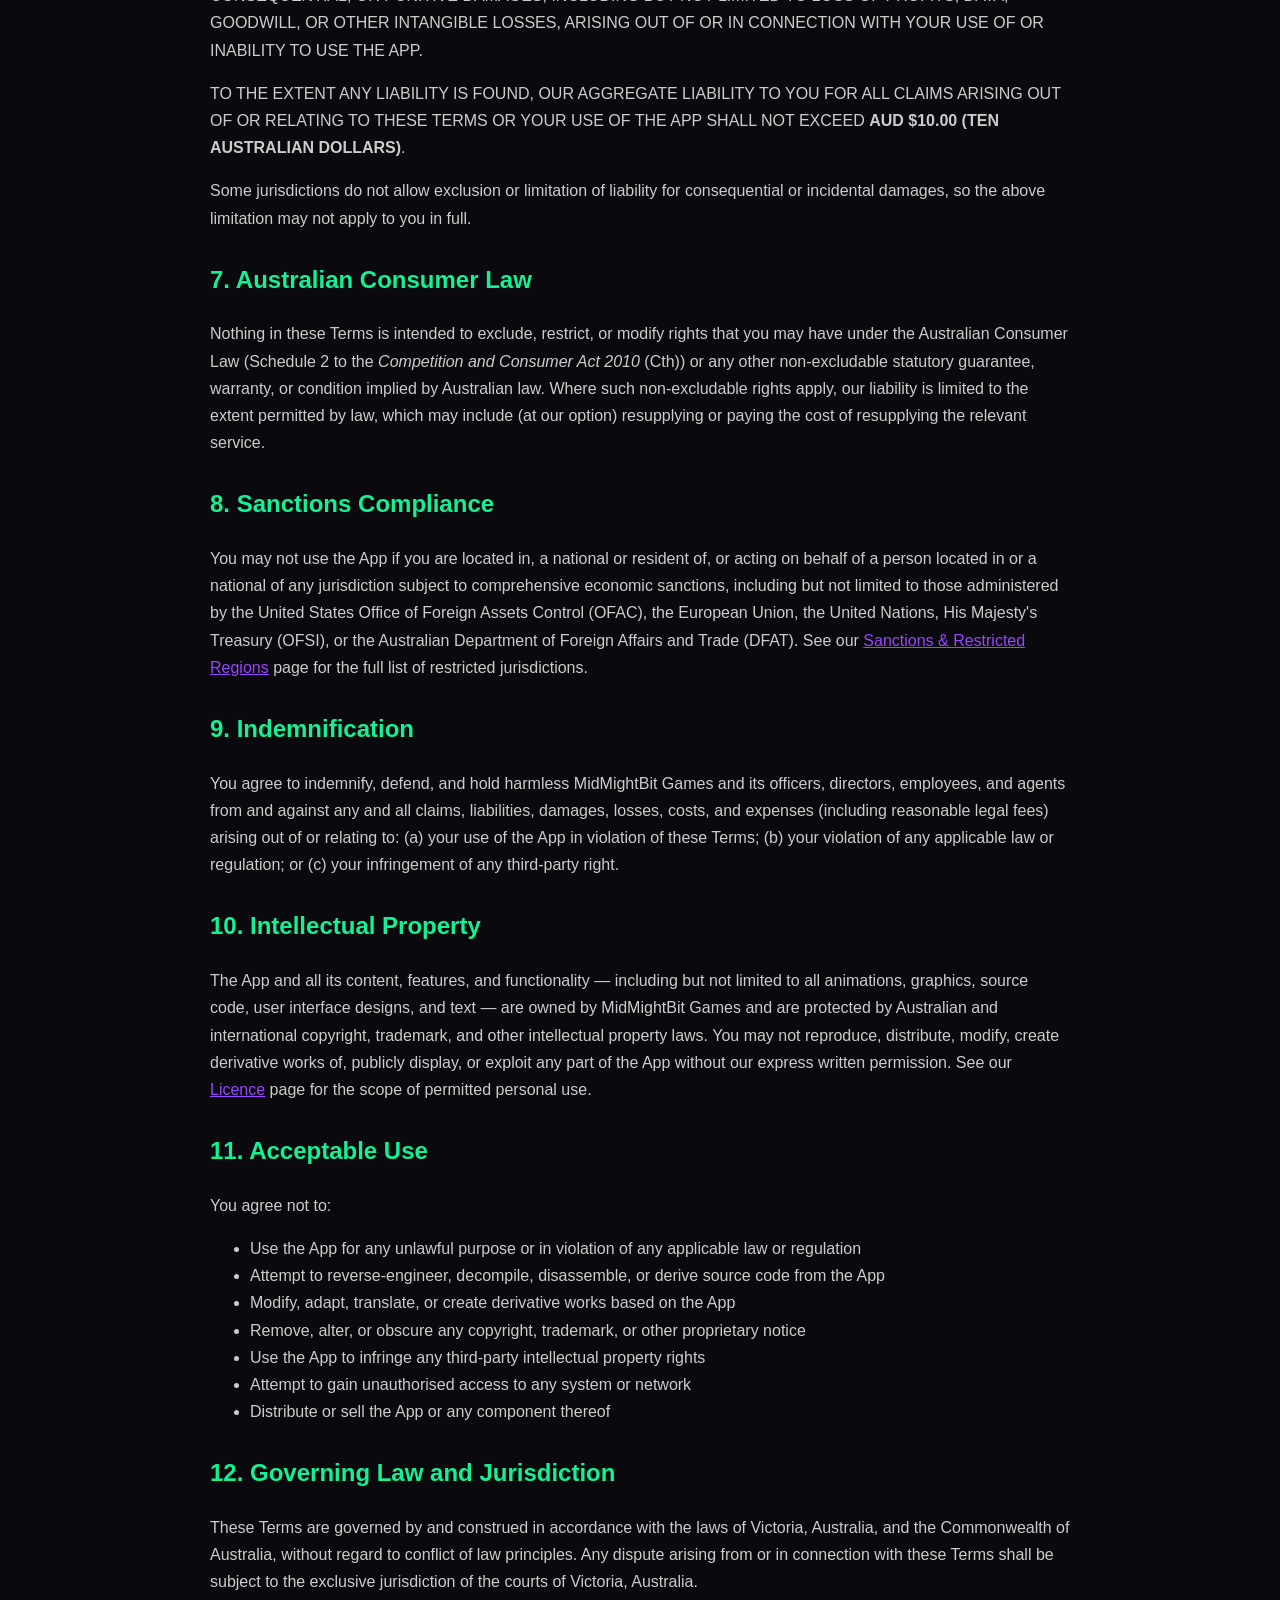
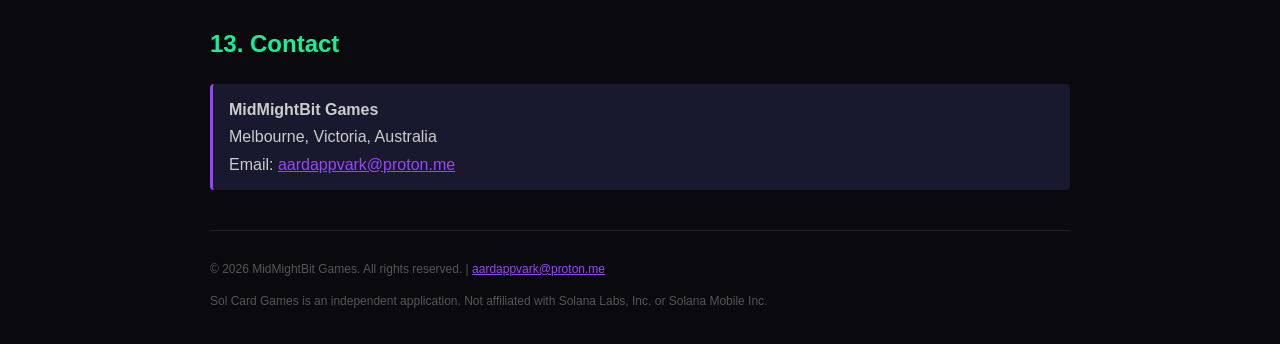
<file: docs/terms.html>
<!DOCTYPE html>
<html lang="en">
<head>
<meta charset="UTF-8">
<meta name="viewport" content="width=device-width, initial-scale=1.0">
<title>Terms of Service / End-User License Agreement (EULA) — Sol Card Games</title>
<style>
body{background:#0A0A0E;color:#ccc;font-family:sans-serif;padding:20px 24px;max-width:860px;margin:auto;line-height:1.7}
h1{color:#9945FF}h2{color:#14F195;margin-top:28px}h3{color:#9945FF}
.highlight{background:#18182E;border-left:3px solid #9945FF;padding:12px 16px;margin:16px 0;border-radius:4px}
.warning{background:#2E1818;border-left:3px solid #ff4444;padding:12px 16px;margin:16px 0;border-radius:4px}
.green{background:#182E1E;border-left:3px solid #14F195;padding:12px 16px;margin:16px 0;border-radius:4px}
a{color:#9945FF}nav{margin:16px 0}nav a{margin-right:16px;color:#14F195;text-decoration:none}
table{width:100%;border-collapse:collapse;margin:16px 0}th{background:#18182E;color:#14F195;padding:10px;text-align:left}td{padding:10px;border-bottom:1px solid #222}
footer{margin-top:40px;padding-top:16px;border-top:1px solid #222;color:#555;font-size:12px}
</style>
    <meta name="description" content="Terms of Service / End-User License Agreement (EULA) for Sol Card Games. The legally binding agreement that governs use of the application.">
</head>
<body>

<nav>
  <a href="index.html">Home</a>
  <a href="privacy.html">Privacy</a>
  <a href="terms.html">Terms</a>
  <a href="disclaimer.html">Disclaimer</a>
  <a href="sanctions.html">Sanctions</a>
  <a href="copyright.html">Copyright</a>
  <a href="license.html">Licence</a>
</nav>

<h1>Terms of Service / End-User License Agreement (EULA)</h1>
<p><strong>Effective date:</strong> 21 July 2026 &nbsp;|&nbsp; <strong>Last updated:</strong> 7 August 2026</p>

<h2>1. Acceptance of Terms</h2>
<p>
  By downloading, installing, or using the Sol Card Games application ("App"), you agree to be bound
  by these Terms of Service and End-User License Agreement ("Terms" or "EULA"), which together with
  the <a href="license.html">Licence</a> govern your use of the App. If you do not agree to these
  Terms, do not use the App. These Terms form a legally binding agreement between you and
  MidMightBit Games ("we", "us", or "our"), based in Melbourne, Victoria, Australia.
</p>
<p>
  We may update these Terms from time to time. Continued use of the App after any update
  constitutes your acceptance of the revised Terms. The current version will always be available
  at <a href="https://aardappvark.github.io/solcardgames-legal/terms.html">https://aardappvark.github.io/solcardgames-legal/terms.html</a>.
</p>

<h2>1.1 Capacity to Contract</h2>
<p>By accepting these Terms you represent that: you are at least 18 years of age; you have the legal capacity to enter into contracts; you are not located in, ordinarily resident in, or a national of a sanctioned jurisdiction; and you are not on any government sanctions list.</p>

<h2>1.2 Licence Grant</h2>
<p>Subject to your continuous compliance with these Terms, MidMightBit Games (Australia) grants you a <strong>limited, personal, non-exclusive, non-transferable, non-sublicensable, revocable</strong> licence to install and use one copy of Sol Card Games on a device that you own or lawfully control, solely for your own personal, non-commercial purposes. This licence transfers no ownership to you and may be terminated as described in these Terms.</p>

<h2>1.3 Licence Restrictions</h2>
<p>Except as expressly permitted by these Terms or by applicable law that cannot be waived, you may not: copy, redistribute, sublicense, sell, rent, lease, or lend the App or any portion of it; modify, adapt, translate, or create derivative works of it; reverse-engineer, decompile, disassemble, or attempt to derive its source code; remove, alter, or obscure any proprietary notices, branding, or trademarks; use it to develop a competing product or service; circumvent, disable, or interfere with its geographic or sanctions-compliance controls; or use it in any way that violates applicable laws or these Terms.</p>

<h2>1.4 Ownership and Reservation of Rights</h2>
<p>The App is <strong>licensed, not sold</strong>. MidMightBit Games (Australia) and its licensors retain all right, title, and interest in and to the App, including all copyrights, trademarks, trade secrets, and other intellectual property rights. All rights not expressly granted to you in these Terms are reserved.</p>

<h2>1.5 Open-Source Components</h2>
<p>The App includes open-source software provided under its own licence terms. Those terms govern that software to the extent they conflict with this Section 1.</p>

<h2>2. Eligibility</h2>
<p>
  You must be at least 13 years of age to use the App. If you are between 13 and the age of
  majority in your jurisdiction, you may use the App only with the involvement and consent of a
  parent or legal guardian who agrees to be bound by these Terms on your behalf. By using the App
  you represent and warrant that you meet this age requirement.
</p>

<h2>3. Description of the Application</h2>
<p>
  Sol Card Games is an <strong>offline collection of ten classic card games</strong> for Android
  devices, optimised for the Solana Seeker. It includes Klondike Solitaire, Spider, FreeCell,
  Hearts, Spades, Euchre, Gin Rummy, Poker (Texas Hold'em), Cribbage, and War. Games are played
  solo or against computer-controlled (AI) opponents. The App also includes optional statistics,
  achievements, and a daily challenge, all stored locally on your device.
</p>
<div class="green">
  Sol Card Games is a single-player entertainment application only. It is NOT a gambling product,
  NOT a wallet application, NOT a financial services platform, and NOT a decentralised finance
  (DeFi) protocol. It has no multiplayer or online play. It offers an optional wallet sign-in that
  reads only your public key for display; apart from the single optional Pro unlock purchase
  described in Section 4 — which you sign and submit from your own wallet — it never accesses,
  moves, holds, or manages any cryptocurrency, tokens, or funds, and never touches your private key.
</div>

<h2>4. Entertainment Only — Not Gambling</h2>
<div class="warning">
  <strong>IMPORTANT: Sol Card Games is for entertainment and novelty purposes only. It is NOT a
  gambling application and involves no real-money gambling of any kind.</strong>
</div>
<p>
  No real money, cryptocurrency, tokens, or items of any value are wagered, won, or lost through
  gameplay in the App. All in-game chips, points, and scores are fictional, have no monetary
  value, cannot be redeemed or exchanged for anything of value, and exist solely to keep score.
  All opponents are AI-controlled; there is no multiplayer or online play. Nothing in the App
  constitutes financial, investment, legal, or tax advice.
</p>

<h3>Optional Pro Unlock (In-App Purchase)</h3>
<p>
  The App offers a single <strong>optional</strong> one-time "Pro" unlock that adds convenience and
  cosmetic features (unlimited hints, an advanced statistics view, an extra table theme, and a
  supporter badge). Pro is never required — all ten games, the daily challenge, and basic statistics
  are fully playable for free.
</p>
<ul>
  <li>Pro may be purchased on the Solana blockchain for <strong>0.01 SOL</strong> or, at a
      discounted amount, <strong>10 SKR</strong>. Prices are fixed token amounts and their value in
      your local currency will vary with the market.</li>
  <li>You pay by signing and submitting the transaction from your own Solana wallet. The App never
      takes custody of your funds and never accesses, reads, or stores your private keys or seed
      phrase. This is the only feature that requests a wallet transaction; the optional wallet
      sign-in used elsewhere reads only your public key for display.</li>
  <li>Pro is unlocked on-chain and can be restored on a new device by reconnecting the wallet that
      paid. Because it is delivered immediately on-chain, a completed payment is generally not
      reversible. Nothing in these Terms excludes, restricts or modifies any consumer guarantee,
      right or remedy you may have under the Australian Consumer Law or other applicable consumer
      protection laws that cannot lawfully be excluded (see Section 7). Except as required by such
      laws, purchases are final and non-refundable.</li>
  <li>The purchase is a licence to app features only. It is not an investment, confers no financial
      return, and the fictional in-game chips and points remain without monetary value.</li>
</ul>

<h2>5. Disclaimer of Warranties</h2>
<p>
  THE APP IS PROVIDED "AS IS" AND "AS AVAILABLE" WITHOUT WARRANTIES OF ANY KIND, EITHER EXPRESS
  OR IMPLIED. TO THE MAXIMUM EXTENT PERMITTED BY APPLICABLE LAW, WE DISCLAIM ALL WARRANTIES
  INCLUDING, WITHOUT LIMITATION, IMPLIED WARRANTIES OF MERCHANTABILITY, FITNESS FOR A PARTICULAR
  PURPOSE, AND NON-INFRINGEMENT.
</p>
<p>
  We do not warrant that the App will be uninterrupted, error-free, or free of viruses or other
  harmful components. We do not warrant that any defects will be corrected or that the App will
  meet your requirements.
</p>

<h2>6. Limitation of Liability</h2>
<p>
  TO THE MAXIMUM EXTENT PERMITTED BY LAW, IN NO EVENT SHALL MIDMIGHTBIT GAMES, ITS OFFICERS,
  DIRECTORS, EMPLOYEES, OR AGENTS BE LIABLE FOR ANY INDIRECT, INCIDENTAL, SPECIAL, CONSEQUENTIAL,
  OR PUNITIVE DAMAGES, INCLUDING BUT NOT LIMITED TO LOSS OF PROFITS, DATA, GOODWILL, OR OTHER
  INTANGIBLE LOSSES, ARISING OUT OF OR IN CONNECTION WITH YOUR USE OF OR INABILITY TO USE THE APP.
</p>
<p>
  TO THE EXTENT ANY LIABILITY IS FOUND, OUR AGGREGATE LIABILITY TO YOU FOR ALL CLAIMS ARISING
  OUT OF OR RELATING TO THESE TERMS OR YOUR USE OF THE APP SHALL NOT EXCEED <strong>AUD $10.00
  (TEN AUSTRALIAN DOLLARS)</strong>.
</p>
<p>
  Some jurisdictions do not allow exclusion or limitation of liability for consequential or
  incidental damages, so the above limitation may not apply to you in full.
</p>

<h2>7. Australian Consumer Law</h2>
<p>
  Nothing in these Terms is intended to exclude, restrict, or modify rights that you may have
  under the Australian Consumer Law (Schedule 2 to the <em>Competition and Consumer Act 2010</em>
  (Cth)) or any other non-excludable statutory guarantee, warranty, or condition implied by
  Australian law. Where such non-excludable rights apply, our liability is limited to the extent
  permitted by law, which may include (at our option) resupplying or paying the cost of
  resupplying the relevant service.
</p>

<h2>8. Sanctions Compliance</h2>
<p>
  You may not use the App if you are located in, a national or resident of, or acting on behalf
  of a person located in or a national of any jurisdiction subject to comprehensive economic
  sanctions, including but not limited to those administered by the United States Office of
  Foreign Assets Control (OFAC), the European Union, the United Nations, His Majesty's Treasury
  (OFSI), or the Australian Department of Foreign Affairs and Trade (DFAT). See our
  <a href="sanctions.html">Sanctions &amp; Restricted Regions</a> page for the full list of
  restricted jurisdictions.
</p>

<h2>9. Indemnification</h2>
<p>
  You agree to indemnify, defend, and hold harmless MidMightBit Games and its officers, directors,
  employees, and agents from and against any and all claims, liabilities, damages, losses, costs,
  and expenses (including reasonable legal fees) arising out of or relating to: (a) your use of
  the App in violation of these Terms; (b) your violation of any applicable law or regulation;
  or (c) your infringement of any third-party right.
</p>

<h2>10. Intellectual Property</h2>
<p>
  The App and all its content, features, and functionality — including but not limited to all
  animations, graphics, source code, user interface designs, and text — are owned by MidMightBit
  Games and are protected by Australian and international copyright, trademark, and other
  intellectual property laws. You may not reproduce, distribute, modify, create derivative works
  of, publicly display, or exploit any part of the App without our express written permission.
  See our <a href="license.html">Licence</a> page for the scope of permitted personal use.
</p>

<h2>11. Acceptable Use</h2>
<p>You agree not to:</p>
<ul>
  <li>Use the App for any unlawful purpose or in violation of any applicable law or regulation</li>
  <li>Attempt to reverse-engineer, decompile, disassemble, or derive source code from the App</li>
  <li>Modify, adapt, translate, or create derivative works based on the App</li>
  <li>Remove, alter, or obscure any copyright, trademark, or other proprietary notice</li>
  <li>Use the App to infringe any third-party intellectual property rights</li>
  <li>Attempt to gain unauthorised access to any system or network</li>
  <li>Distribute or sell the App or any component thereof</li>
</ul>

<h2>12. Governing Law and Jurisdiction</h2>
<p>
  These Terms are governed by and construed in accordance with the laws of Victoria, Australia,
  and the Commonwealth of Australia, without regard to conflict of law principles. Any dispute
  arising from or in connection with these Terms shall be subject to the exclusive jurisdiction
  of the courts of Victoria, Australia.
</p>

<h2>13. Contact</h2>
<div class="highlight">
  <strong>MidMightBit Games</strong><br>
  Melbourne, Victoria, Australia<br>
  Email: <a href="mailto:aardappvark@proton.me">aardappvark@proton.me</a>
</div>

<footer>
  <p>&copy; 2026 MidMightBit Games. All rights reserved. | <a href="mailto:aardappvark@proton.me">aardappvark@proton.me</a></p>
  <p>Sol Card Games is an independent application. Not affiliated with Solana Labs, Inc. or Solana Mobile Inc.</p>
</footer>

</body>
</html>
</file>
